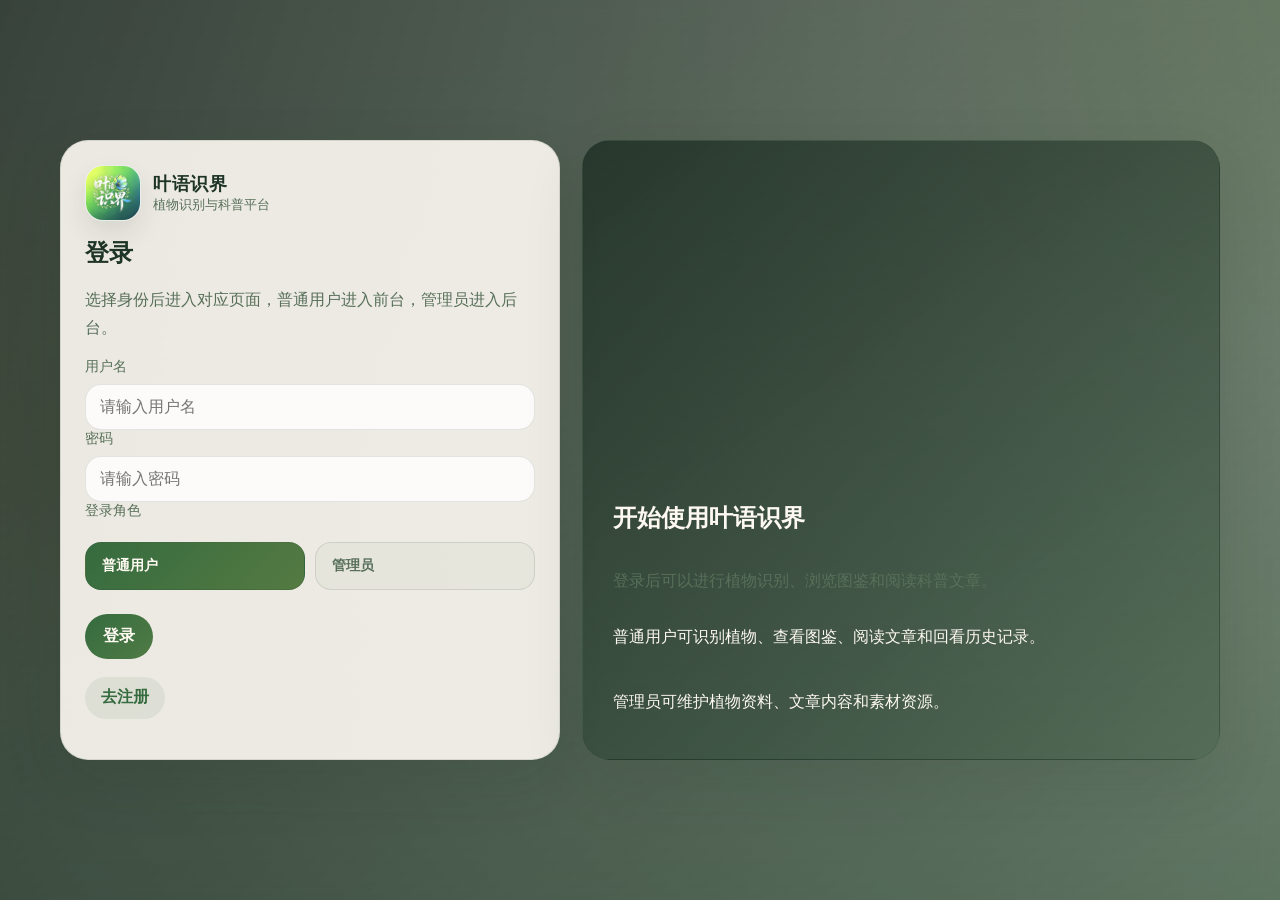
<file: frontend/index.html>
<!doctype html>
<html lang="zh-CN">
  <head>
    <meta charset="UTF-8" />
    <meta name="viewport" content="width=device-width, initial-scale=1.0" />
    <title>叶语识界 | 首页</title>
    <link rel="stylesheet" href="./assets/style.css" />
    <script type="module" src="./assets/public.js"></script>
  </head>
  <body data-page="home" data-base-path="./">
    <header class="site-header" data-site-header></header>
    <main class="page-main">
      <div class="shell">
        <div class="home-stage">
          <section id="home-hero"></section>
          <section id="home-cards"></section>
          <section class="panel home-section-panel">
            <div class="section-heading">
              <div>
                <h2>图鉴精选</h2>
              </div>
              <a class="ghost-button" href="./plants.html">查看完整图鉴</a>
            </div>
            <div id="home-plant-ribbon" class="home-plant-ribbon"></div>
          </section>
          <section class="home-editorial-grid">
            <div id="home-scenes"></div>
            <div id="home-reading"></div>
          </section>
          <section id="home-disclaimer"></section>
        </div>
      </div>
    </main>
    <footer class="site-footer" data-site-footer></footer>
  </body>
</html>
</file>
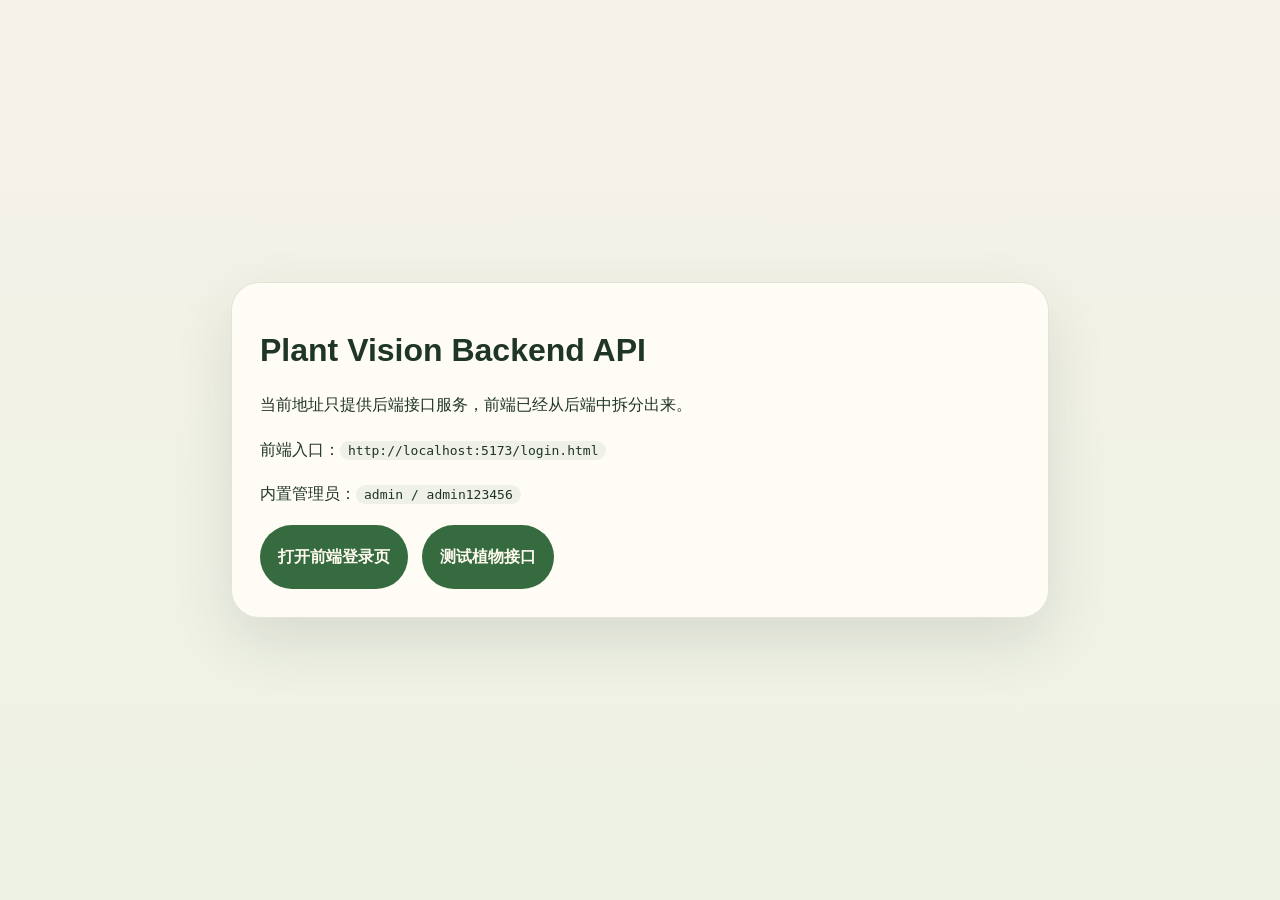
<file: _patchsrc/backend-index.html>
<!doctype html>
<html lang="zh-CN">
  <head>
    <meta charset="UTF-8" />
    <meta name="viewport" content="width=device-width, initial-scale=1.0" />
    <title>Plant Vision API</title>
    <style>
      body {
        margin: 0;
        min-height: 100vh;
        display: grid;
        place-items: center;
        background: linear-gradient(180deg, #f6f2e9, #edf2e4);
        color: #1f3527;
        font-family: "Segoe UI", "Microsoft YaHei", sans-serif;
      }
      main {
        width: min(760px, calc(100% - 28px));
        padding: 28px;
        border: 1px solid rgba(31, 53, 39, 0.12);
        border-radius: 28px;
        background: rgba(255, 252, 246, 0.94);
        box-shadow: 0 22px 60px rgba(31, 53, 39, 0.12);
      }
      a {
        display: inline-flex;
        align-items: center;
        justify-content: center;
        min-height: 44px;
        padding: 10px 18px;
        border-radius: 999px;
        background: #356b3f;
        color: #fff9f0;
        text-decoration: none;
        font-weight: 700;
        margin-right: 10px;
      }
      p {
        line-height: 1.8;
      }
      code {
        padding: 2px 8px;
        border-radius: 999px;
        background: rgba(53, 107, 63, 0.08);
      }
    </style>
  </head>
  <body>
    <main>
      <h1>Plant Vision Backend API</h1>
      <p>当前地址只提供后端接口服务，前端已经从后端中拆分出来。</p>
      <p>前端入口：<code>http://localhost:5173/login.html</code></p>
      <p>内置管理员：<code>admin / admin123456</code></p>
      <div>
        <a href="http://localhost:5173/login.html">打开前端登录页</a>
        <a href="/api/plants">测试植物接口</a>
      </div>
    </main>
  </body>
</html>
</file>
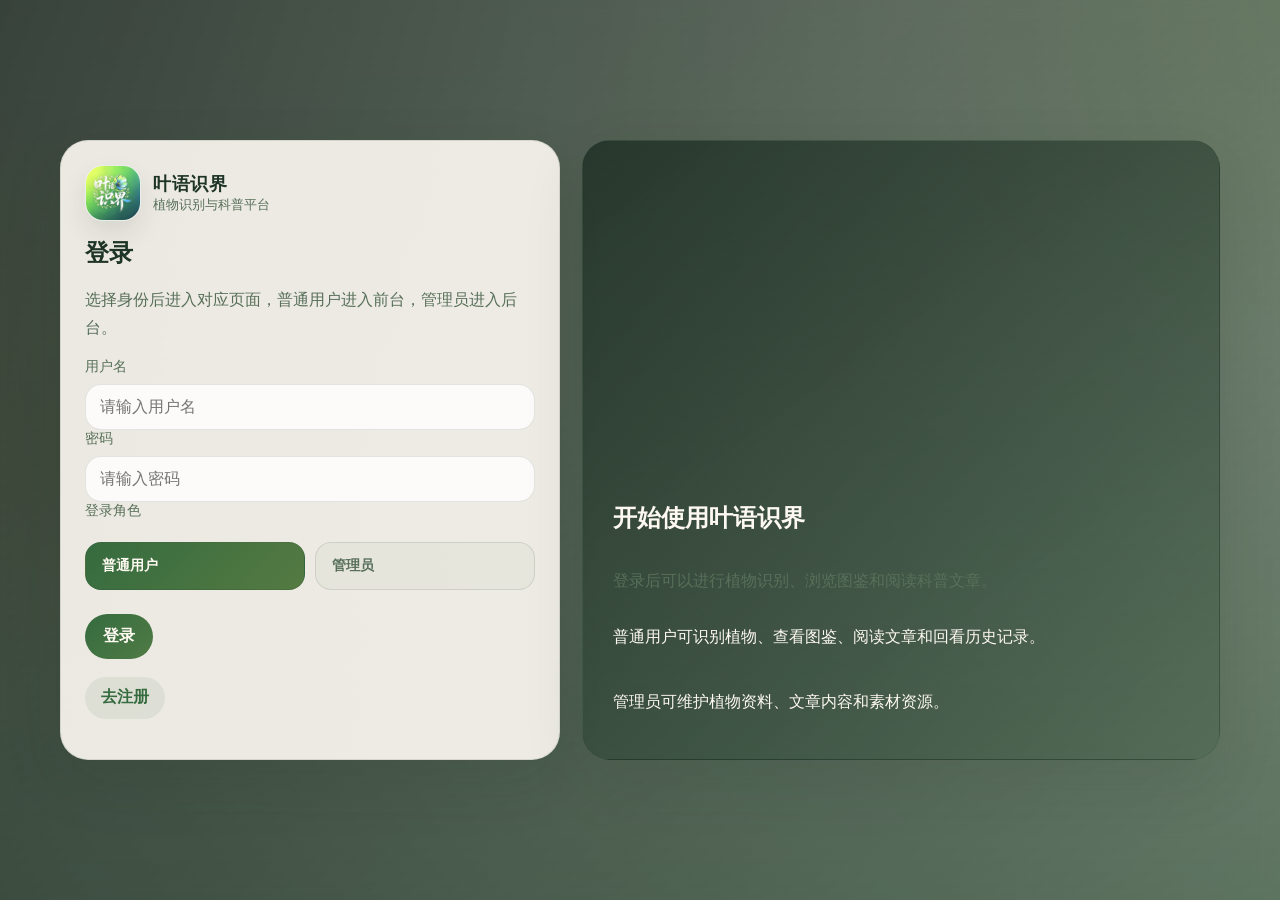
<file: frontend/article.html>
<!doctype html>
<html lang="zh-CN">
  <head>
    <meta charset="UTF-8" />
    <meta name="viewport" content="width=device-width, initial-scale=1.0" />
    <title>叶语识界 | 文章详情</title>
    <link rel="stylesheet" href="./assets/style.css" />
    <script type="module" src="./assets/public.js"></script>
  </head>
  <body data-page="article" data-base-path="./">
    <header class="site-header" data-site-header></header>
    <main class="page-main">
      <div class="shell">
        <div id="article-detail"></div>
      </div>
    </main>
    <footer class="site-footer" data-site-footer></footer>
  </body>
</html>
</file>
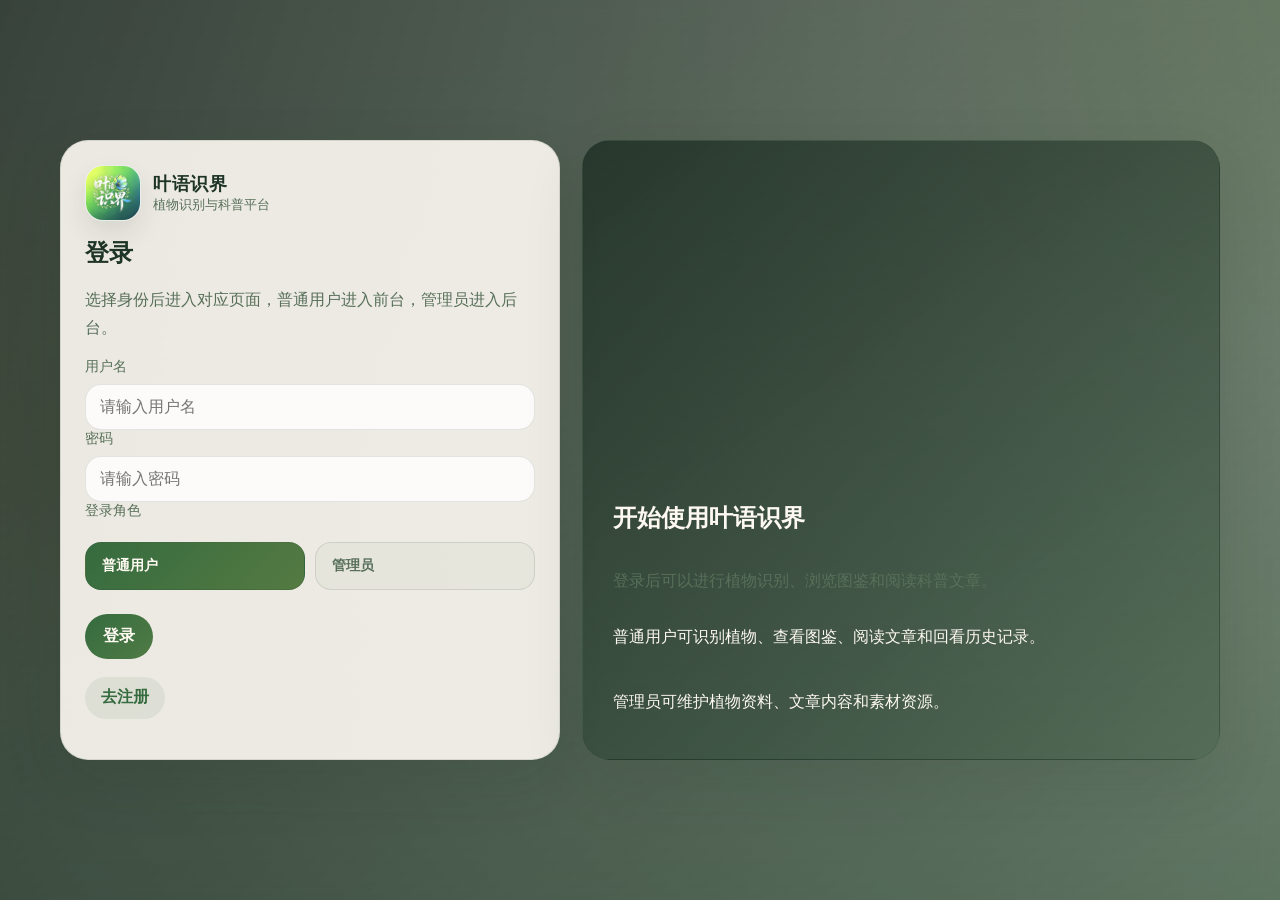
<file: frontend/articles.html>
<!doctype html>
<html lang="zh-CN">
  <head>
    <meta charset="UTF-8" />
    <meta name="viewport" content="width=device-width, initial-scale=1.0" />
    <title>叶语识界 | 科普文章</title>
    <link rel="stylesheet" href="./assets/style.css" />
    <script type="module" src="./assets/public.js"></script>
  </head>
  <body data-page="articles" data-base-path="./">
    <header class="site-header" data-site-header></header>
    <main class="page-main">
      <div class="shell">
        <section class="panel">
          <h1>科普文章</h1>
          <p class="panel-subtitle">阅读植物观察、识别方法和养护知识。</p>
          <div class="search-block">
            <span>搜索文章</span>
            <input id="article-search" type="search" placeholder="输入标题、摘要、来源" />
          </div>
        </section>
        <section id="article-list" class="articles-grid"></section>
      </div>
    </main>
    <footer class="site-footer" data-site-footer></footer>
  </body>
</html>
</file>
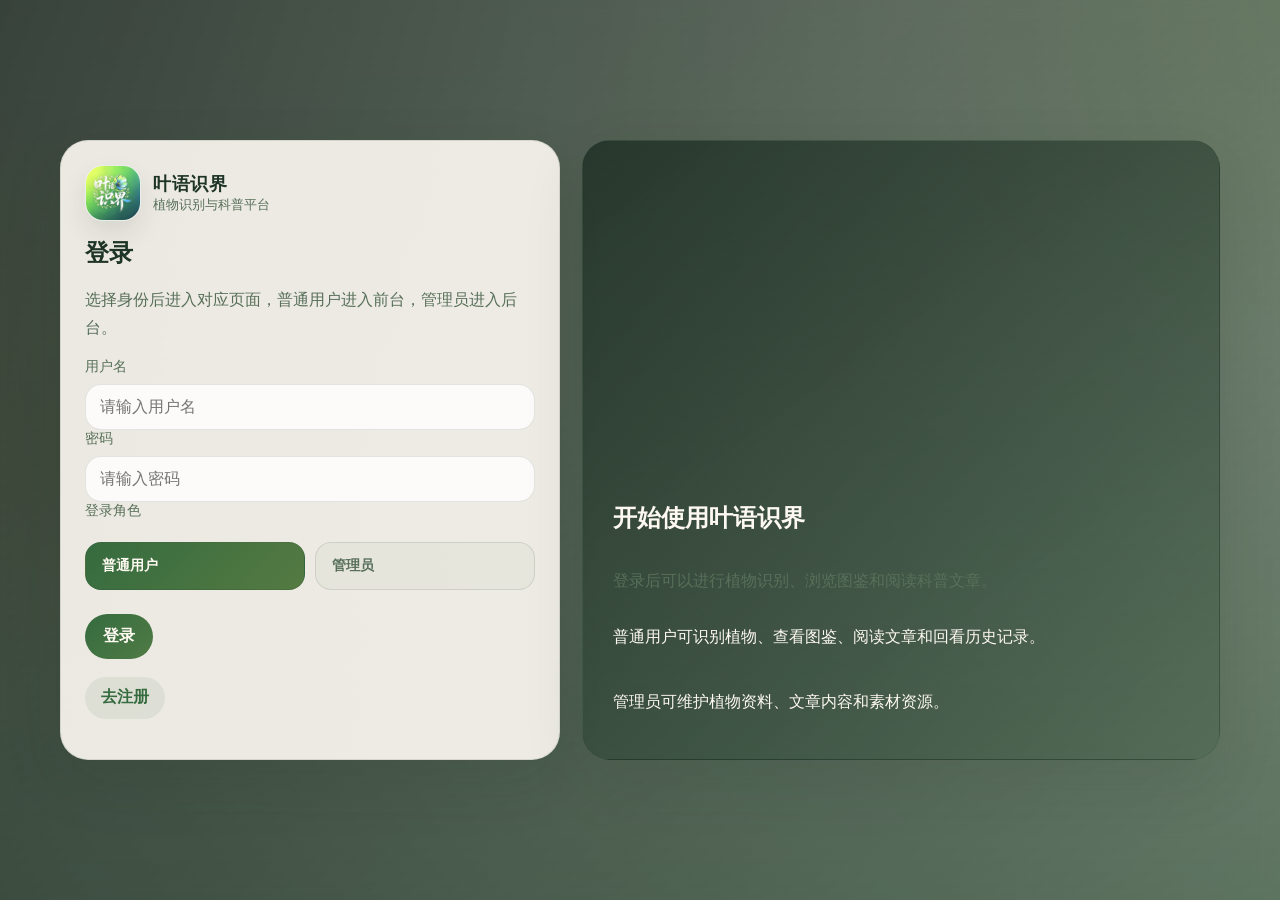
<file: frontend/history.html>
<!doctype html>
<html lang="zh-CN">
  <head>
    <meta charset="UTF-8" />
    <meta name="viewport" content="width=device-width, initial-scale=1.0" />
    <title>叶语识界 | 识别记录</title>
    <link rel="stylesheet" href="./assets/style.css" />
    <script type="module" src="./assets/public.js"></script>
  </head>
  <body data-page="history" data-base-path="./">
    <header class="site-header" data-site-header></header>
    <main class="page-main">
      <div class="shell">
        <section class="panel">
          <h1>识别记录</h1>
          <p class="panel-subtitle">查看最近识别过的植物，点击记录可进入对应图鉴。</p>
        </section>
        <section id="history-list" class="history-grid"></section>
      </div>
    </main>
    <footer class="site-footer" data-site-footer></footer>
  </body>
</html>
</file>
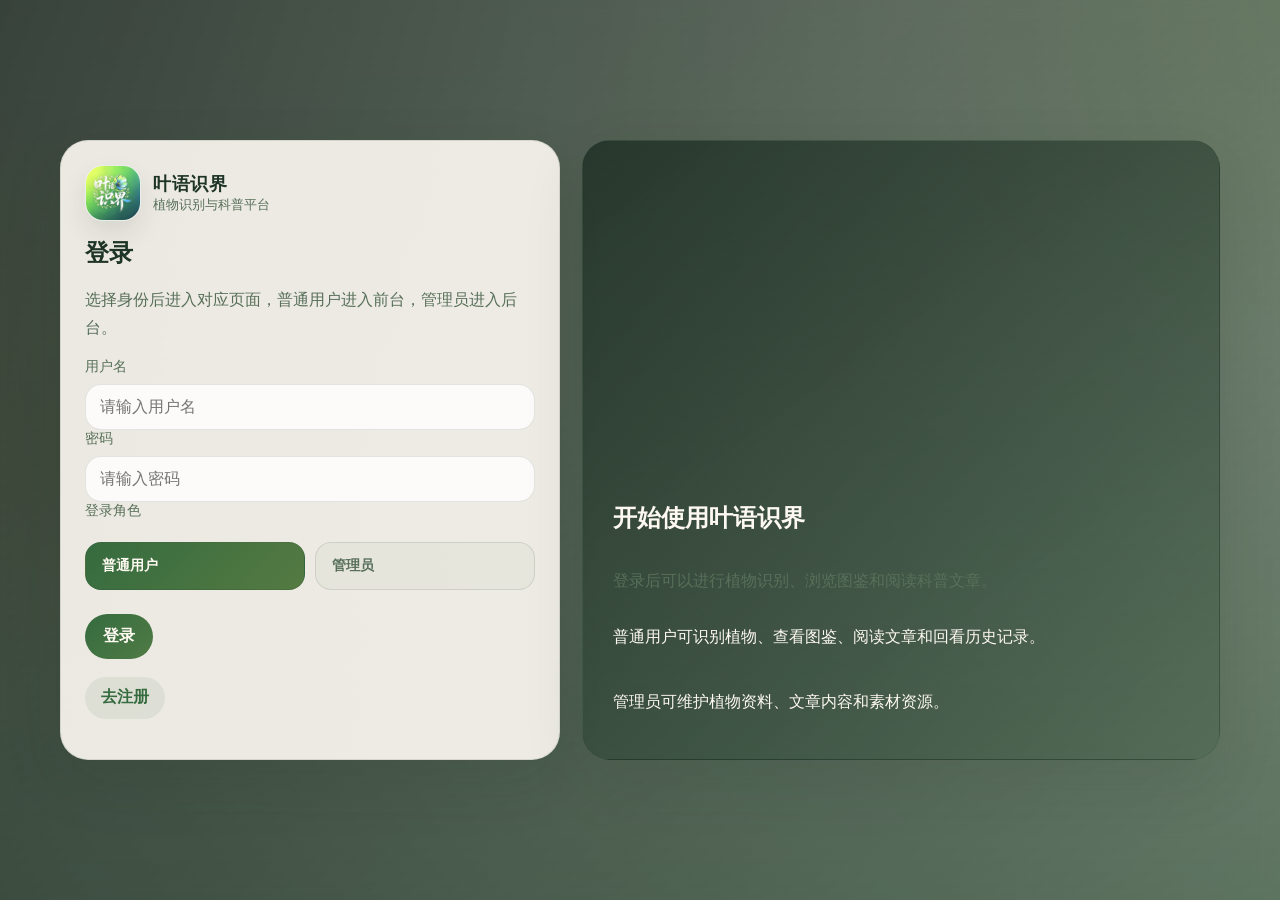
<file: frontend/login.html>
<!doctype html>
<html lang="zh-CN">
  <head>
    <meta charset="UTF-8" />
    <meta name="viewport" content="width=device-width, initial-scale=1.0" />
    <title>叶语识界 | 登录</title>
    <link rel="stylesheet" href="./assets/style.css" />
    <script type="module" src="./assets/auth.js"></script>
  </head>
  <body class="auth-body" data-page="login" data-base-path="./">
    <div class="liquid-bg">
      <video autoplay muted loop playsinline>
        <source src="./assets/auth-liquid-bg.mp4" type="video/mp4" />
      </video>
    </div>
    <div class="liquid-overlay"></div>
    <main class="auth-shell">
      <div class="auth-stage">
        <section class="auth-panel">
          <div class="brand auth-brand">
            <span class="brand-badge">
              <img src="./assets/site-logo.jpg" alt="叶语识界 Logo" />
            </span>
            <span class="brand-copy">
              <strong>叶语识界</strong>
              <small>植物识别与科普平台</small>
            </span>
          </div>
          <h1>登录</h1>
          <p class="panel-subtitle">
            选择身份后进入对应页面，普通用户进入前台，管理员进入后台。
          </p>
          <form>
            <div class="field">
              <span>用户名</span>
              <input name="username" type="text" placeholder="请输入用户名" required />
            </div>
            <div class="field">
              <span>密码</span>
              <input name="password" type="password" placeholder="请输入密码" required />
            </div>
            <div class="field">
              <span>登录角色</span>
              <div class="auth-role-grid">
                <label class="role-choice">
                  <input name="role" type="radio" value="USER" checked />
                  <span>普通用户</span>
                </label>
                <label class="role-choice">
                  <input name="role" type="radio" value="ADMIN" />
                  <span>管理员</span>
                </label>
              </div>
            </div>
            <button class="primary-button" type="submit">登录</button>
          </form>
          <div data-flash></div>
          <div class="auth-links">
            <a class="ghost-button" href="./register.html">去注册</a>
          </div>
        </section>
        <aside class="auth-showcase panel">
          <h2>开始使用叶语识界</h2>
          <p class="panel-subtitle">
            登录后可以进行植物识别、浏览图鉴和阅读科普文章。
          </p>
          <div class="tips-list">
            <p>普通用户可识别植物、查看图鉴、阅读文章和回看历史记录。</p>
            <p>管理员可维护植物资料、文章内容和素材资源。</p>
          </div>
        </aside>
      </div>
    </main>
  </body>
</html>
</file>
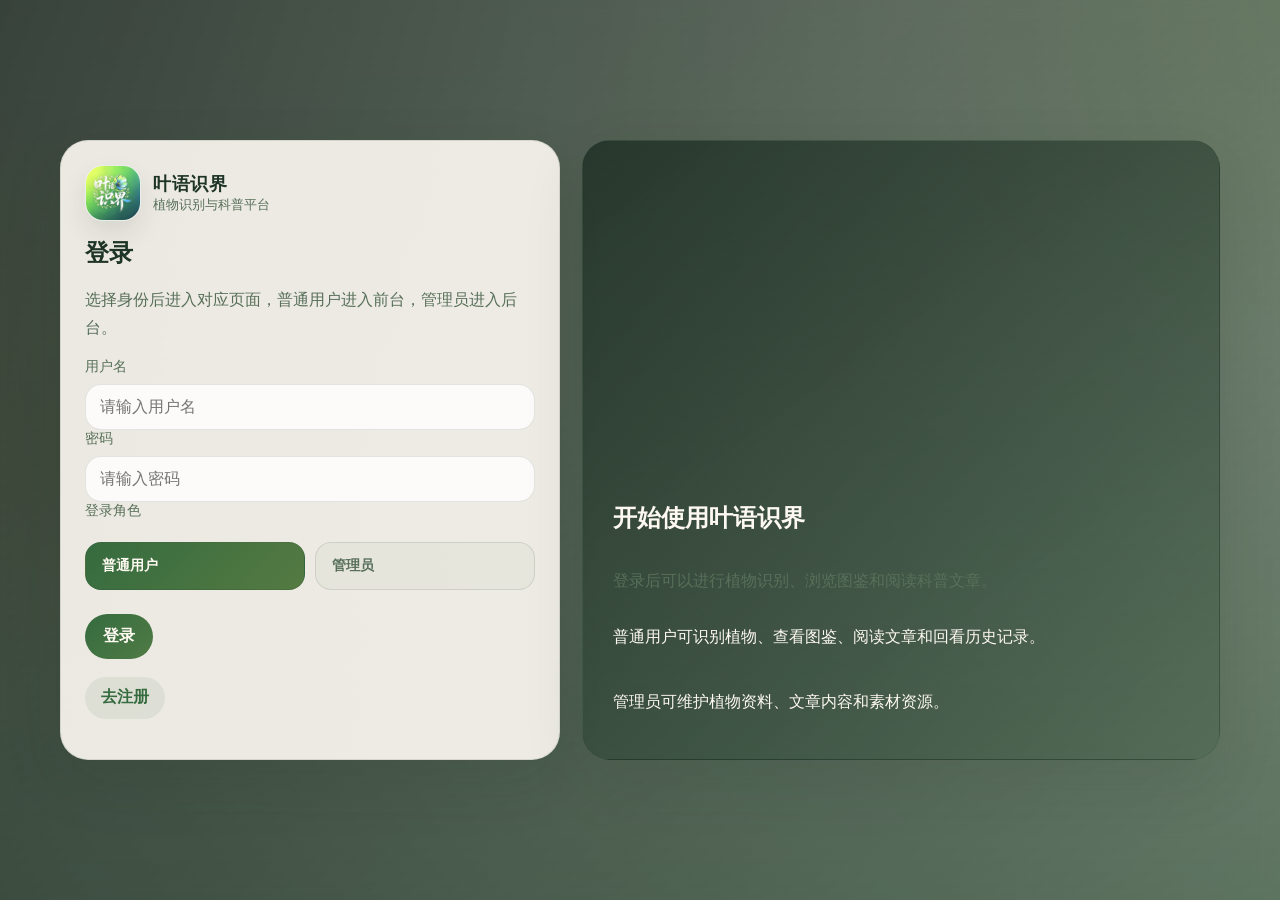
<file: frontend/plants.html>
<!doctype html>
<html lang="zh-CN">
  <head>
    <meta charset="UTF-8" />
    <meta name="viewport" content="width=device-width, initial-scale=1.0" />
    <title>叶语识界 | 植物百科</title>
    <link rel="stylesheet" href="./assets/style.css" />
    <script type="module" src="./assets/public.js"></script>
  </head>
  <body data-page="plants" data-base-path="./">
    <header class="site-header" data-site-header></header>
    <main class="page-main">
      <div class="shell">
        <section class="panel">
          <h1>植物图鉴</h1>
          <p class="panel-subtitle">按名称、场景和养护条件筛选，点击卡片查看详细信息。</p>
          <form id="plant-filters" class="filters-grid">
            <label class="field"><span>搜索</span><input name="search" type="search" placeholder="输入中文名、别名、拉丁名" /></label>
            <label class="field">
              <span>场景</span>
              <select name="scene">
                <option value="">全部场景</option>
              </select>
            </label>
            <label class="field">
              <span>分类</span>
              <select name="category">
                <option value="">全部分类</option>
              </select>
            </label>
            <label class="field">
              <span>难度</span>
              <select name="difficulty">
                <option value="">全部难度</option>
              </select>
            </label>
            <label class="field">
              <span>光照</span>
              <select name="light">
                <option value="">全部光照</option>
              </select>
            </label>
            <label class="field">
              <span>毒性</span>
              <select name="toxicity">
                <option value="">全部毒性</option>
              </select>
            </label>
            <label class="field">
              <span>排序</span>
              <select name="sort">
                <option value="hot">按热度</option>
                <option value="alpha">按名称</option>
              </select>
            </label>
          </form>
          <div class="page-cards">
            <button class="ghost-button" type="reset" form="plant-filters">清空筛选</button>
          </div>
          <div data-flash></div>
        </section>
        <section class="plants-layout">
          <div id="plant-grid" class="articles-grid"></div>
          <aside id="plant-detail"></aside>
        </section>
      </div>
    </main>
    <footer class="site-footer" data-site-footer></footer>
  </body>
</html>
</file>
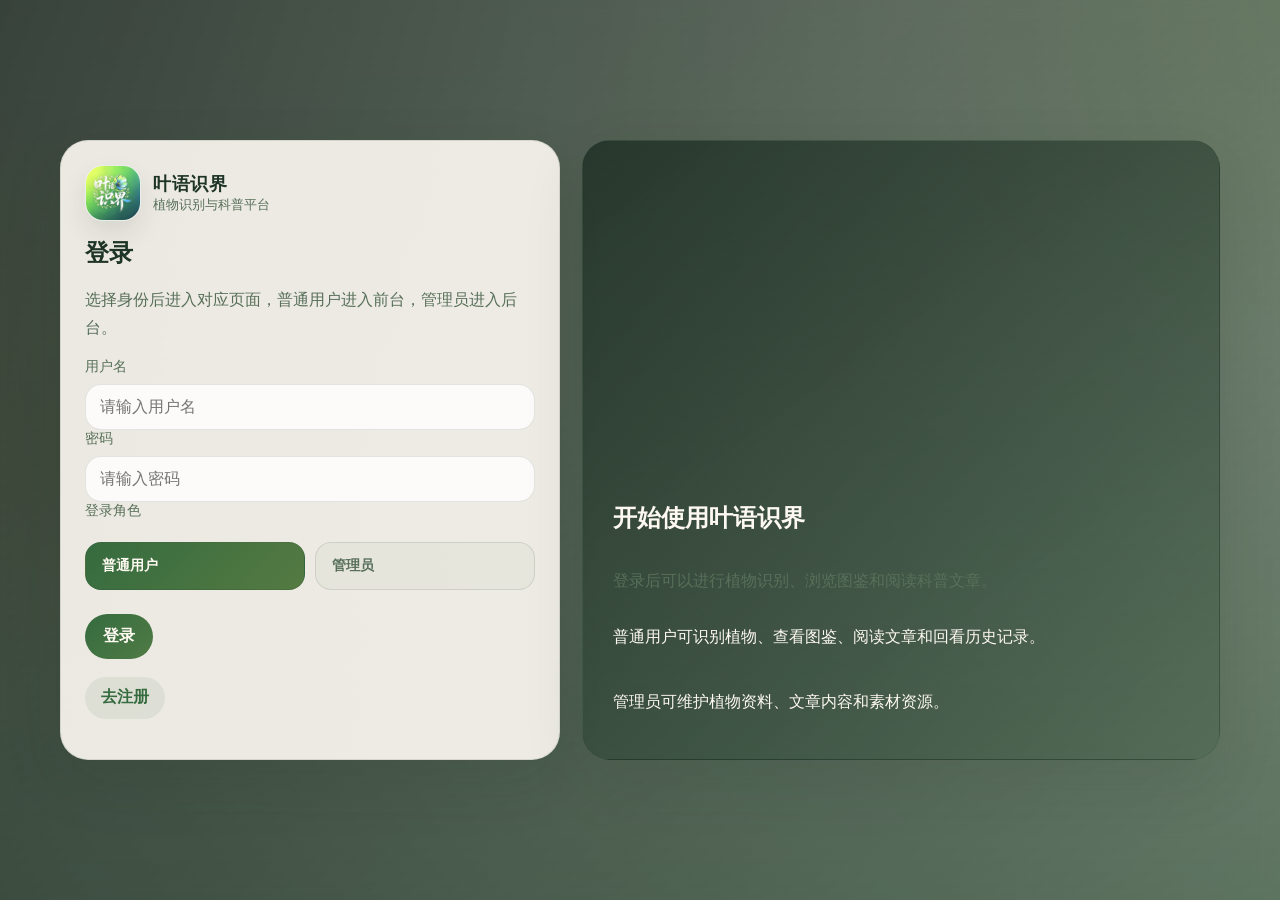
<file: frontend/recognition.html>
<!doctype html>
<html lang="zh-CN">
  <head>
    <meta charset="UTF-8" />
    <meta name="viewport" content="width=device-width, initial-scale=1.0" />
    <title>叶语识界 | 植物识别</title>
    <link rel="stylesheet" href="./assets/style.css" />
    <script type="module" src="./assets/public.js"></script>
  </head>
  <body data-page="recognition" data-base-path="./">
    <header class="site-header" data-site-header></header>
    <main class="page-main">
      <div class="shell recognition-layout">
        <section class="panel">
          <h1>植物识别</h1>
          <p class="panel-subtitle">上传一张清晰照片，系统会给出识别结果并推荐对应图鉴。</p>
          <form id="recognition-form" class="content-grid">
            <div class="field">
              <span>上传植物照片</span>
              <input id="recognition-file" type="file" accept="image/*" required />
            </div>
            <button class="primary-button" type="submit">开始识别</button>
          </form>
          <div data-flash></div>
          <div id="preview" class="panel"></div>
          <div id="result"></div>
        </section>
        <aside id="recognition-tips"></aside>
      </div>
    </main>
    <footer class="site-footer" data-site-footer></footer>
  </body>
</html>
</file>
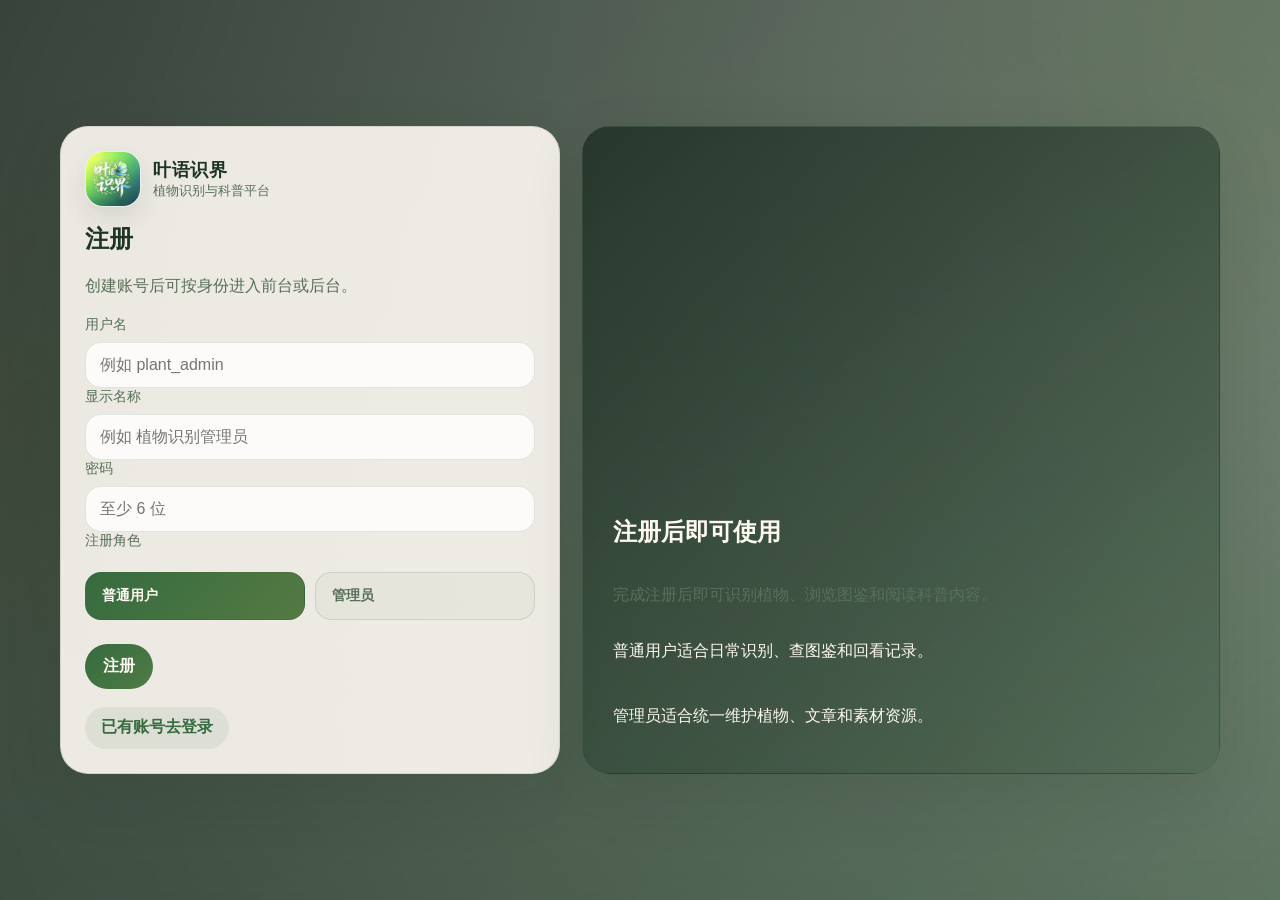
<file: frontend/register.html>
<!doctype html>
<html lang="zh-CN">
  <head>
    <meta charset="UTF-8" />
    <meta name="viewport" content="width=device-width, initial-scale=1.0" />
    <title>叶语识界 | 注册</title>
    <link rel="stylesheet" href="./assets/style.css" />
    <script type="module" src="./assets/auth.js"></script>
  </head>
  <body class="auth-body" data-page="register" data-base-path="./">
    <div class="liquid-bg">
      <video autoplay muted loop playsinline>
        <source src="./assets/auth-liquid-bg.mp4" type="video/mp4" />
      </video>
    </div>
    <div class="liquid-overlay"></div>
    <main class="auth-shell">
      <div class="auth-stage">
        <section class="auth-panel">
          <div class="brand auth-brand">
            <span class="brand-badge">
              <img src="./assets/site-logo.jpg" alt="叶语识界 Logo" />
            </span>
            <span class="brand-copy">
              <strong>叶语识界</strong>
              <small>植物识别与科普平台</small>
            </span>
          </div>
          <h1>注册</h1>
          <p class="panel-subtitle">
            创建账号后可按身份进入前台或后台。
          </p>
          <form>
            <div class="field">
              <span>用户名</span>
              <input name="username" type="text" placeholder="例如 plant_admin" required />
            </div>
            <div class="field">
              <span>显示名称</span>
              <input name="displayName" type="text" placeholder="例如 植物识别管理员" required />
            </div>
            <div class="field">
              <span>密码</span>
              <input name="password" type="password" placeholder="至少 6 位" required />
            </div>
            <div class="field">
              <span>注册角色</span>
              <div class="auth-role-grid">
                <label class="role-choice">
                  <input name="role" type="radio" value="USER" checked />
                  <span>普通用户</span>
                </label>
                <label class="role-choice">
                  <input name="role" type="radio" value="ADMIN" />
                  <span>管理员</span>
                </label>
              </div>
            </div>
            <button class="primary-button" type="submit">注册</button>
          </form>
          <div data-flash></div>
          <div class="auth-links">
            <a class="ghost-button" href="./login.html">已有账号去登录</a>
          </div>
        </section>
        <aside class="auth-showcase panel">
          <h2>注册后即可使用</h2>
          <p class="panel-subtitle">
            完成注册后即可识别植物、浏览图鉴和阅读科普内容。
          </p>
          <div class="tips-list">
            <p>普通用户适合日常识别、查图鉴和回看记录。</p>
            <p>管理员适合统一维护植物、文章和素材资源。</p>
          </div>
        </aside>
      </div>
    </main>
  </body>
</html>
</file>
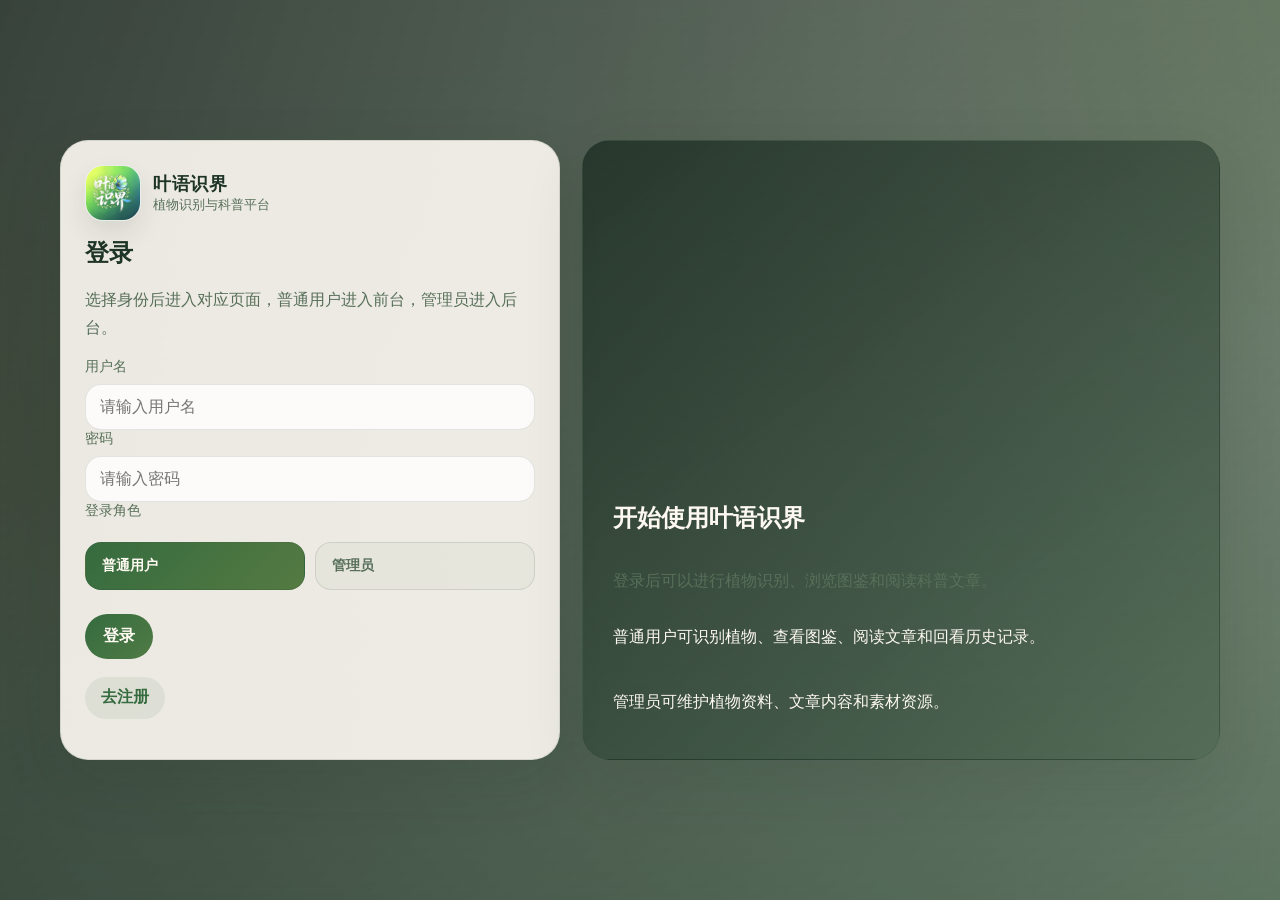
<file: frontend/admin/articles.html>
<!doctype html>
<html lang="zh-CN">
  <head>
    <meta charset="UTF-8" />
    <meta name="viewport" content="width=device-width, initial-scale=1.0" />
    <title>叶语识界后台 | 文章管理</title>
    <link rel="stylesheet" href="../assets/style.css" />
    <script type="module" src="../assets/admin.js"></script>
  </head>
  <body data-page="adminArticles" data-base-path="../">
    <header class="site-header" data-site-header></header>
    <main class="page-main">
      <div class="shell">
        <div class="admin-grid">
          <section class="admin-panel">
            <h1>文章管理</h1>
            <form id="article-form">
              <input type="hidden" name="id" />
              <div class="admin-form-grid">
                <label class="field wide"><span>标题</span><input name="title" required /></label>
                <label class="field wide"><span>摘要</span><textarea name="summary"></textarea></label>
                <label class="field wide"><span>封面 URL</span><input name="coverImageUrl" /></label>
                <label class="field"><span>来源名称</span><input name="sourceName" /></label>
                <label class="field"><span>来源链接</span><input name="sourceUrl" /></label>
                <label class="field">
                  <span>状态</span>
                  <select name="status">
                    <option value="PUBLISHED">已发布</option>
                    <option value="DRAFT">草稿</option>
                  </select>
                </label>
                <label class="field wide"><span>正文</span><textarea name="content"></textarea></label>
              </div>
              <button class="primary-button" type="submit">保存文章</button>
            </form>
            <div data-flash></div>
          </section>
          <aside id="admin-article-list" class="admin-list"></aside>
        </div>
      </div>
    </main>
    <footer class="site-footer" data-site-footer></footer>
  </body>
</html>
</file>
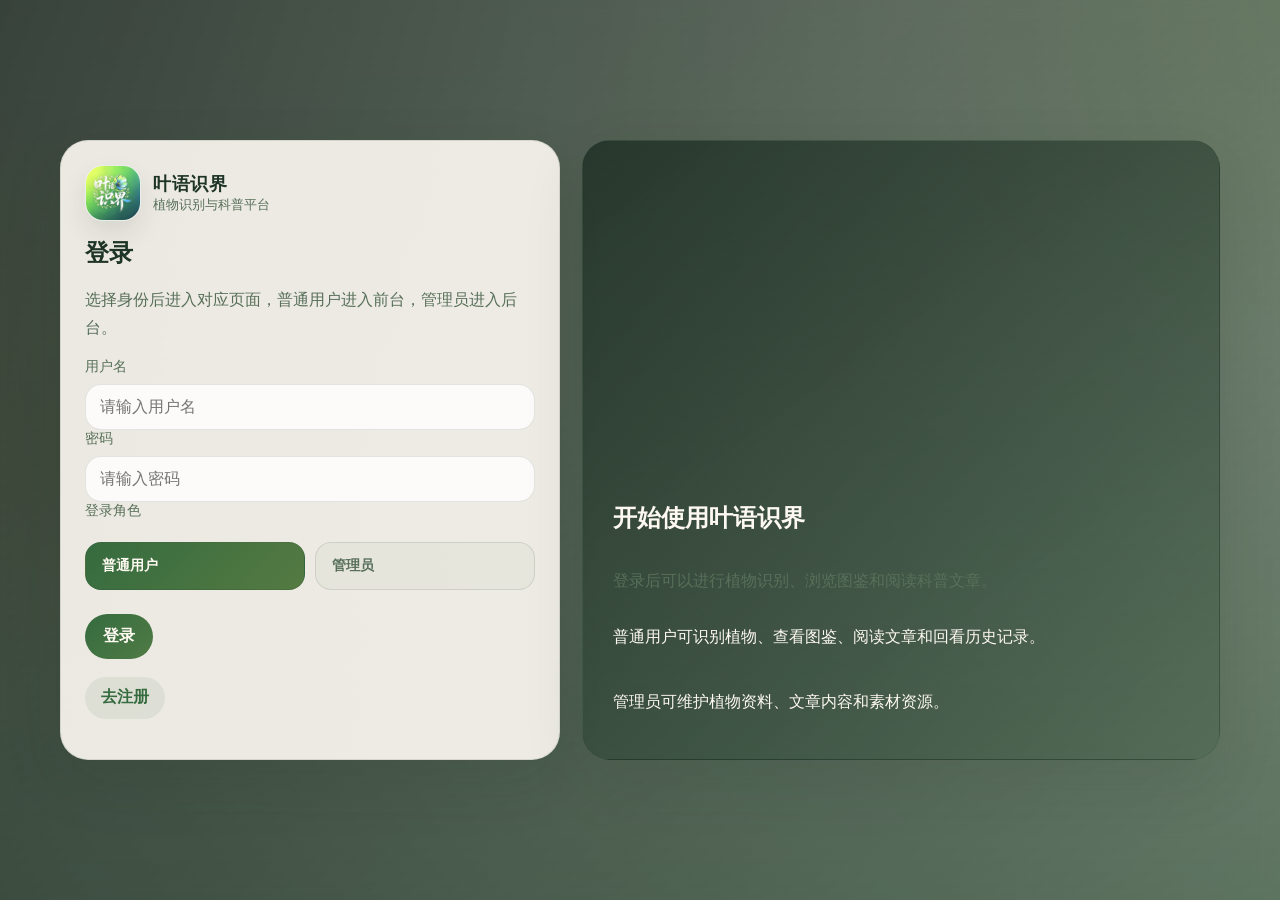
<file: frontend/admin/dashboard.html>
<!doctype html>
<html lang="zh-CN">
  <head>
    <meta charset="UTF-8" />
    <meta name="viewport" content="width=device-width, initial-scale=1.0" />
    <title>叶语识界后台 | 概览</title>
    <link rel="stylesheet" href="../assets/style.css" />
    <script type="module" src="../assets/admin.js"></script>
  </head>
  <body data-page="adminDashboard" data-base-path="../">
    <header class="site-header" data-site-header></header>
    <main class="page-main">
      <div class="shell">
        <section class="panel">
          <h1>独立后台概览</h1>
          <p class="panel-subtitle">后台管理已经从前台站点拆开。下面只显示管理摘要和跳转，不影响普通用户浏览路径。</p>
        </section>
        <section id="admin-stats" class="admin-stats"></section>
      </div>
    </main>
    <footer class="site-footer" data-site-footer></footer>
  </body>
</html>
</file>
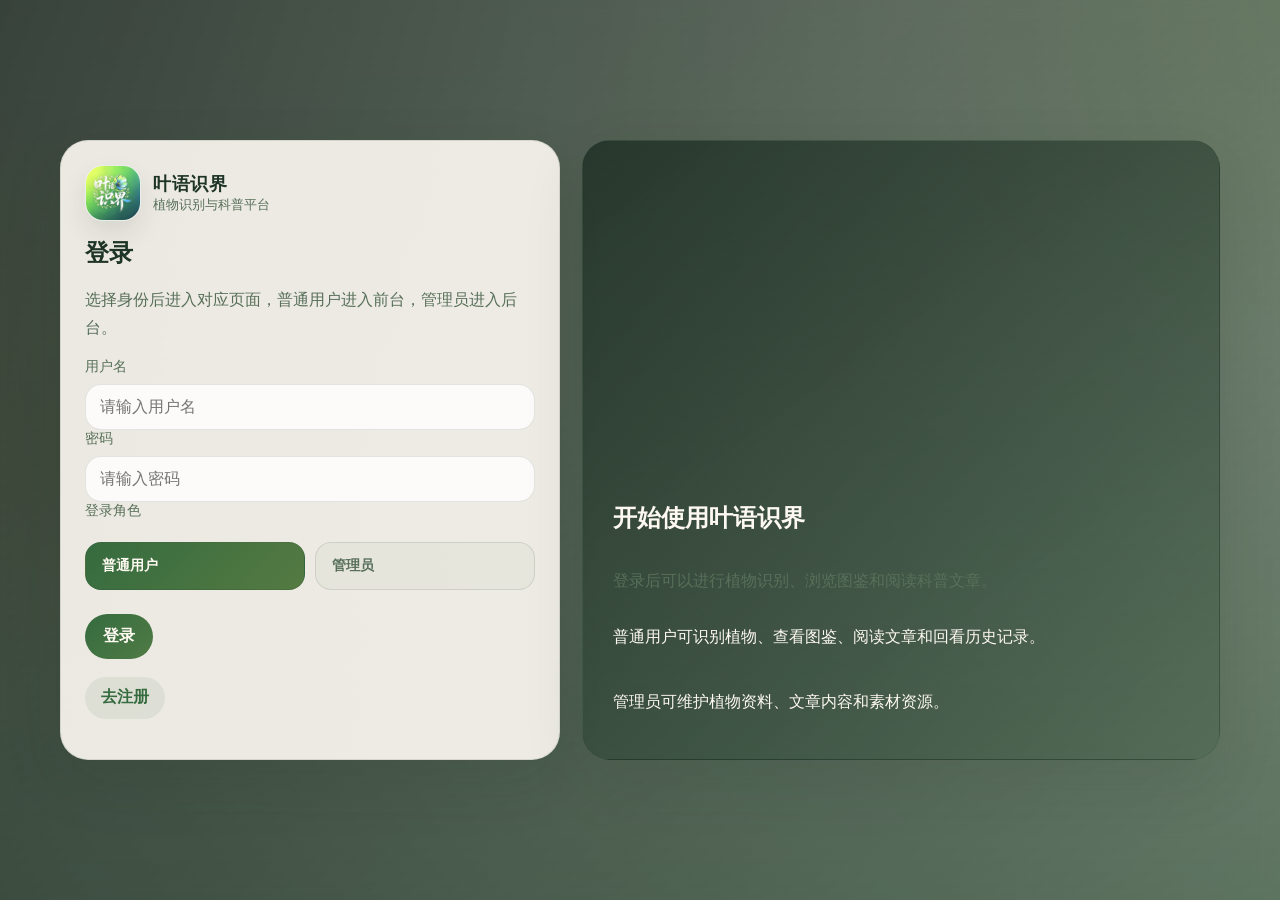
<file: frontend/admin/media.html>
<!doctype html>
<html lang="zh-CN">
  <head>
    <meta charset="UTF-8" />
    <meta name="viewport" content="width=device-width, initial-scale=1.0" />
    <title>叶语识界后台 | 素材管理</title>
    <link rel="stylesheet" href="../assets/style.css" />
    <script type="module" src="../assets/admin.js"></script>
  </head>
  <body data-page="adminMedia" data-base-path="../">
    <header class="site-header" data-site-header></header>
    <main class="page-main">
      <div class="shell">
        <div class="admin-grid">
          <section class="admin-panel">
            <h1>素材管理</h1>
            <form id="media-upload-form">
              <div class="admin-form-grid">
                <label class="field wide"><span>上传文件</span><input name="file" type="file" required /></label>
                <label class="field"><span>素材分类</span><input name="category" /></label>
                <label class="field"><span>替代文本</span><input name="altText" /></label>
              </div>
              <button class="primary-button" type="submit">上传素材</button>
            </form>
            <hr />
            <form id="media-meta-form">
              <input type="hidden" name="id" />
              <div class="admin-form-grid">
                <label class="field"><span>素材分类</span><input name="category" /></label>
                <label class="field"><span>替代文本</span><input name="altText" /></label>
                <label class="field"><span>来源名称</span><input name="sourceName" /></label>
                <label class="field"><span>来源链接</span><input name="sourceUrl" /></label>
                <label class="field"><span>授权名称</span><input name="licenseName" /></label>
                <label class="field"><span>作者</span><input name="creatorName" /></label>
              </div>
              <button class="primary-button" type="submit">保存元数据</button>
            </form>
            <div data-flash></div>
          </section>
          <aside id="admin-media-list" class="admin-list"></aside>
        </div>
      </div>
    </main>
    <footer class="site-footer" data-site-footer></footer>
  </body>
</html>
</file>
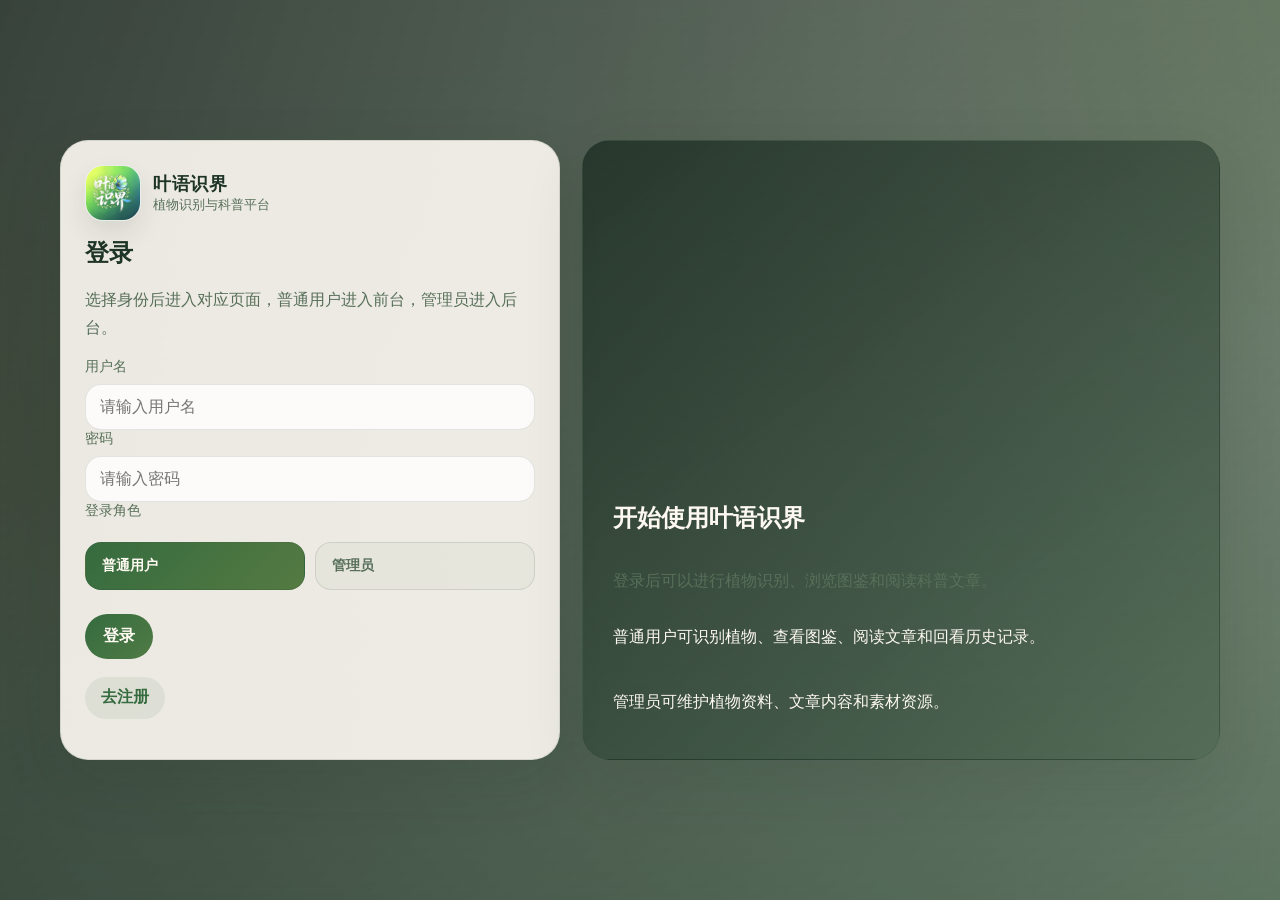
<file: frontend/admin/plants.html>
<!doctype html>
<html lang="zh-CN">
  <head>
    <meta charset="UTF-8" />
    <meta name="viewport" content="width=device-width, initial-scale=1.0" />
    <title>叶语识界后台 | 植物管理</title>
    <link rel="stylesheet" href="../assets/style.css" />
    <script type="module" src="../assets/admin.js"></script>
  </head>
  <body data-page="adminPlants" data-base-path="../">
    <header class="site-header" data-site-header></header>
    <main class="page-main">
      <div class="shell">
        <div class="admin-grid">
          <section class="admin-panel">
            <h1>植物管理</h1>
            <p class="panel-subtitle">这里是独立后台页，不会出现在前台首页。</p>
            <form id="plant-form">
              <input type="hidden" name="id" />
              <div class="admin-form-grid">
                <label class="field"><span>中文名</span><input name="chineseName" required /></label>
                <label class="field"><span>拉丁名</span><input name="latinName" /></label>
                <label class="field"><span>别名</span><input name="aliasName" /></label>
                <label class="field"><span>封面图 URL</span><input name="imageUrl" /></label>
                <label class="field"><span>分类</span><input name="category" /></label>
                <label class="field"><span>场景标签</span><input name="sceneTag" /></label>
                <label class="field"><span>养护难度</span><input name="difficulty" /></label>
                <label class="field"><span>浇水</span><input name="waterCycle" /></label>
                <label class="field"><span>光照</span><input name="lightPreference" /></label>
                <label class="field"><span>温度</span><input name="temperatureRange" /></label>
                <label class="field"><span>花期</span><input name="bloomSeason" /></label>
                <label class="field"><span>毒性</span><input name="toxicityLevel" /></label>
                <label class="field"><span>热度</span><input name="hotScore" type="number" /></label>
                <label class="field"><span>素材 ID</span><input name="galleryAssetIds" /></label>
                <label class="field wide"><span>摘要</span><textarea name="summary"></textarea></label>
                <label class="field wide"><span>识别特征</span><textarea name="featureText"></textarea></label>
                <label class="field wide"><span>养护建议</span><textarea name="careTips"></textarea></label>
                <label class="field wide"><span>科学笔记</span><textarea name="scienceNote"></textarea></label>
                <label class="field"><span>诗题</span><input name="poemTitle" /></label>
                <label class="field"><span>诗作者</span><input name="poemAuthor" /></label>
                <label class="field wide"><span>诗句摘录</span><textarea name="poemExcerpt"></textarea></label>
              </div>
              <button class="primary-button" type="submit">保存植物</button>
            </form>
            <div data-flash></div>
          </section>
          <aside id="admin-plant-list" class="admin-list"></aside>
        </div>
      </div>
    </main>
    <footer class="site-footer" data-site-footer></footer>
  </body>
</html>
</file>
<file: frontend/assets/style.css>
:root {
  --bg: #eef1e6;
  --paper: rgba(255, 250, 243, 0.9);
  --paper-strong: rgba(255, 253, 249, 0.96);
  --line: rgba(37, 62, 40, 0.12);
  --ink: #1e3426;
  --muted: #58705a;
  --brand: #356b3f;
  --brand-2: #d98d3a;
  --brand-soft: rgba(53, 107, 63, 0.08);
  --danger: #a54d27;
  --danger-soft: rgba(165, 77, 39, 0.1);
  --shadow: 0 22px 60px rgba(29, 49, 33, 0.12);
  --radius-xl: 28px;
  --radius-lg: 22px;
  --radius-md: 16px;
  --radius-sm: 12px;
  --maxw: 1260px;
  --font: "Segoe UI", "Microsoft YaHei", sans-serif;
}

* {
  box-sizing: border-box;
}

html {
  scroll-behavior: smooth;
}

body {
  margin: 0;
  color: var(--ink);
  background:
    radial-gradient(circle at top right, rgba(207, 224, 175, 0.5), transparent 24%),
    radial-gradient(circle at left center, rgba(244, 207, 141, 0.35), transparent 26%),
    linear-gradient(180deg, #f5f2e8 0%, #edf2e4 100%);
  font-family: var(--font);
}

a {
  color: inherit;
}

img {
  max-width: 100%;
  display: block;
}

button,
input,
textarea,
select {
  font: inherit;
}

.shell {
  width: min(var(--maxw), calc(100% - 28px));
  margin: 0 auto;
}

.site-header {
  position: sticky;
  top: 0;
  z-index: 20;
  padding-top: 16px;
}

.site-header-bar {
  display: flex;
  align-items: center;
  justify-content: space-between;
  gap: 16px;
  padding: 14px 18px;
  border-radius: 999px;
  border: 1px solid var(--line);
  background: rgba(250, 247, 239, 0.86);
  backdrop-filter: blur(18px);
  box-shadow: var(--shadow);
}

.brand {
  display: inline-flex;
  align-items: center;
  gap: 12px;
  text-decoration: none;
}

.brand-badge {
  width: 56px;
  height: 56px;
  display: grid;
  place-items: center;
  border-radius: 18px;
  overflow: hidden;
  border: 1px solid rgba(53, 107, 63, 0.1);
  background: rgba(255, 255, 255, 0.9);
  box-shadow: 0 12px 24px rgba(29, 49, 33, 0.1);
}

.brand-badge img {
  width: 100%;
  height: 100%;
  object-fit: cover;
}

.brand-copy strong,
.brand-copy small {
  display: block;
}

.brand-copy strong {
  font-size: 18px;
  letter-spacing: 0.04em;
}

.brand-copy small {
  color: var(--muted);
}

.auth-brand {
  margin-bottom: 20px;
}

.nav-links,
.nav-actions,
.filter-row,
.card-actions,
.stat-grid,
.hero-actions,
.page-cards,
.toolbar-row,
.result-actions,
.chips,
.admin-tabs,
.admin-toolbar {
  display: flex;
  flex-wrap: wrap;
  gap: 10px;
}

.nav-links a,
.nav-actions a,
.nav-actions button,
.ghost-button,
.chip-button,
.page-card-link,
.mini-link {
  display: inline-flex;
  align-items: center;
  justify-content: center;
  gap: 8px;
  min-height: 42px;
  padding: 10px 16px;
  border: 0;
  border-radius: 999px;
  background: rgba(53, 107, 63, 0.08);
  color: var(--brand);
  text-decoration: none;
  cursor: pointer;
  font-weight: 700;
}

.nav-links a.is-active,
.admin-tabs a.is-active,
.chip-button.is-active,
.primary-button,
.page-card-link {
  background: linear-gradient(135deg, var(--brand), #507b45);
  color: #fffaf2;
}

.danger-button {
  background: var(--danger-soft);
  color: var(--danger);
}

.primary-button {
  border: 0;
  border-radius: 999px;
  padding: 12px 18px;
  cursor: pointer;
  font-weight: 800;
}

.primary-button:disabled,
.ghost-button:disabled {
  opacity: 0.64;
  cursor: not-allowed;
}

.page-main {
  padding: 26px 0 52px;
}

.hero-grid,
.content-grid,
.plants-layout,
.articles-grid,
.history-grid,
.admin-grid,
.admin-stats,
.home-overview,
.recognition-layout {
  display: grid;
  gap: 18px;
}

.hero-grid,
.recognition-layout {
  grid-template-columns: minmax(0, 1.15fr) minmax(320px, 0.85fr);
}

.home-overview {
  grid-template-columns: repeat(3, minmax(0, 1fr));
}

.page-cards {
  margin-top: 12px;
}

.section,
.panel,
.page-card,
.auth-panel,
.admin-panel,
.article-card,
.plant-card,
.history-card,
.result-panel,
.tip-card,
.stat-card,
.hero-panel,
.detail-panel {
  border: 1px solid var(--line);
  border-radius: var(--radius-xl);
  background: var(--paper);
  box-shadow: var(--shadow);
}

.section,
.panel,
.hero-panel,
.detail-panel,
.auth-panel,
.admin-panel {
  padding: 24px;
}

.panel h1,
.panel h2,
.panel h3,
.hero-panel h1,
.hero-panel h2,
.auth-panel h1 {
  margin-top: 0;
  line-height: 1.04;
}

.panel-subtitle,
.page-intro,
.muted {
  color: var(--muted);
  line-height: 1.75;
}

.stat-grid {
  margin-top: 18px;
}

.stat-card {
  flex: 1 1 0;
  min-width: 140px;
  padding: 18px;
}

.stat-card strong {
  display: block;
  font-size: 30px;
}

.field,
.search-block {
  display: grid;
  gap: 8px;
}

.field span,
.search-block span,
.form-note {
  color: var(--muted);
  font-size: 14px;
}

.field input,
.field textarea,
.field select,
.search-block input {
  width: 100%;
  padding: 13px 14px;
  border-radius: var(--radius-md);
  border: 1px solid var(--line);
  background: rgba(255, 255, 255, 0.82);
  color: var(--ink);
}

.field textarea {
  min-height: 140px;
  resize: vertical;
}

.auth-body {
  min-height: 100vh;
  overflow-x: hidden;
}

.auth-shell {
  position: relative;
  min-height: 100vh;
  display: grid;
  place-items: center;
  padding: 28px 16px;
}

.liquid-bg,
.liquid-overlay {
  position: fixed;
  inset: 0;
}

.liquid-bg video {
  width: 100%;
  height: 100%;
  object-fit: cover;
}

.liquid-overlay {
  background:
    linear-gradient(135deg, rgba(10, 24, 17, 0.74), rgba(53, 107, 63, 0.28)),
    linear-gradient(180deg, rgba(10, 24, 17, 0.26), rgba(10, 24, 17, 0.56));
  backdrop-filter: blur(8px);
}

.auth-stage {
  position: relative;
  z-index: 1;
  width: min(1160px, 100%);
  display: grid;
  grid-template-columns: minmax(0, 500px) minmax(0, 1fr);
  gap: 22px;
}

.auth-panel {
  background: rgba(255, 251, 244, 0.9);
}

.auth-showcase {
  padding: 30px;
  color: #fdf8f0;
  display: flex;
  flex-direction: column;
  justify-content: flex-end;
  min-height: 620px;
  background:
    linear-gradient(145deg, rgba(16, 34, 24, 0.68), rgba(52, 84, 58, 0.35)),
    rgba(255, 255, 255, 0.04);
}

.auth-role-grid {
  display: grid;
  grid-template-columns: repeat(2, minmax(0, 1fr));
  gap: 10px;
  margin-top: 14px;
}

.role-choice {
  position: relative;
}

.role-choice input {
  position: absolute;
  opacity: 0;
  pointer-events: none;
}

.role-choice span {
  display: block;
  padding: 14px 16px;
  border-radius: var(--radius-md);
  border: 1px solid var(--line);
  background: rgba(53, 107, 63, 0.04);
  cursor: pointer;
  font-weight: 700;
}

.role-choice input:checked + span {
  background: linear-gradient(135deg, var(--brand), #557a42);
  color: #fffaf2;
}

.auth-panel form > .primary-button {
  margin-top: 24px;
}

.auth-links {
  display: flex;
  justify-content: flex-start;
  flex-wrap: wrap;
  gap: 12px;
  margin-top: 18px;
}

.flash {
  margin-top: 16px;
  padding: 14px 16px;
  border-radius: var(--radius-md);
  background: rgba(53, 107, 63, 0.12);
  color: var(--brand);
}

.flash.is-error {
  background: var(--danger-soft);
  color: var(--danger);
}

.tip-card {
  display: grid;
  gap: 10px;
  height: 100%;
  padding: 20px;
}

.tip-card h3,
.tip-card p {
  margin: 0;
}

.page-card {
  padding: 22px;
}

.page-card h3 {
  margin-top: 0;
}

.hero-panel h1 {
  font-size: clamp(38px, 5vw, 64px);
}

.hero-panel p {
  max-width: 760px;
}

.quick-list,
.tips-list,
.history-list,
.article-list,
.admin-list,
.candidate-list,
.detail-list {
  display: grid;
  gap: 12px;
}

.plant-card,
.article-card,
.history-card,
.admin-item {
  overflow: hidden;
}

.plant-card button,
.article-card a,
.history-card a,
.admin-item {
  width: 100%;
  border: 0;
  background: transparent;
  padding: 0;
  color: inherit;
  text-align: left;
  text-decoration: none;
}

.plant-card img,
.article-card img,
.history-card img,
.hero-image {
  width: 100%;
  height: 220px;
  object-fit: cover;
}

.card-copy,
.admin-item-copy,
.result-panel,
.detail-panel {
  padding: 18px;
}

.card-copy h3,
.admin-item-copy h3,
.detail-panel h3 {
  margin: 0 0 10px;
}

.detail-panel img {
  border-radius: var(--radius-lg);
  margin-bottom: 16px;
}

.filters-grid,
.admin-form-grid {
  display: grid;
  grid-template-columns: repeat(4, minmax(0, 1fr));
  gap: 12px;
}

.admin-form-grid .field.wide {
  grid-column: 1 / -1;
}

.plants-layout {
  grid-template-columns: minmax(0, 1.2fr) minmax(320px, 0.8fr);
}

.articles-grid,
.history-grid,
.admin-stats {
  grid-template-columns: repeat(3, minmax(0, 1fr));
}

.recognition-drop {
  border: 2px dashed rgba(255, 250, 243, 0.35);
  border-radius: var(--radius-xl);
  padding: 18px;
  min-height: 220px;
  display: grid;
  gap: 12px;
  align-content: start;
}

.recognition-drop img {
  width: 100%;
  height: 260px;
  object-fit: cover;
  border-radius: var(--radius-lg);
}

.score-row {
  display: grid;
  gap: 6px;
}

.score-row strong {
  display: flex;
  justify-content: space-between;
  gap: 12px;
}

.score-track {
  height: 10px;
  border-radius: 999px;
  background: rgba(53, 107, 63, 0.12);
  overflow: hidden;
}

.score-track span {
  display: block;
  height: 100%;
  border-radius: inherit;
  background: linear-gradient(135deg, var(--brand), var(--brand-2));
}

.tag-list {
  display: flex;
  flex-wrap: wrap;
  gap: 8px;
  margin-top: 14px;
}

.tag-list span {
  padding: 8px 12px;
  border-radius: 999px;
  background: rgba(53, 107, 63, 0.08);
  color: var(--brand);
}

.admin-tabs {
  margin-bottom: 18px;
}

.admin-grid {
  grid-template-columns: minmax(0, 1.08fr) minmax(0, 0.92fr);
}

.admin-list {
  max-height: 820px;
  overflow: auto;
}

.admin-item {
  padding: 16px;
  border: 1px solid var(--line);
  border-radius: var(--radius-md);
  background: rgba(255, 255, 255, 0.66);
}

.admin-item-head {
  display: flex;
  justify-content: space-between;
  gap: 12px;
  align-items: center;
}

.admin-item-actions {
  display: flex;
  flex-wrap: wrap;
  gap: 8px;
  margin-top: 12px;
}

.admin-media-item {
  display: grid;
  grid-template-columns: 86px minmax(0, 1fr);
  gap: 14px;
  align-items: center;
}

.admin-media-item img {
  width: 86px;
  height: 86px;
  object-fit: cover;
  border-radius: var(--radius-md);
}

.empty-state {
  padding: 18px;
  border-radius: var(--radius-md);
  background: rgba(53, 107, 63, 0.05);
  color: var(--muted);
}

.home-stage {
  display: grid;
  gap: 20px;
}

.home-hero-shell {
  display: grid;
  grid-template-columns: minmax(0, 1.18fr) minmax(320px, 0.82fr);
  gap: 18px;
}

.home-hero-spotlight,
.home-hero-side,
.home-feature-grid,
.home-editorial-grid,
.home-reading-list,
.home-scene-list,
.article-highlight-row,
.article-outline-list,
.article-next-list {
  display: grid;
  gap: 16px;
}

.home-hero-spotlight {
  position: relative;
  overflow: hidden;
  border: 1px solid var(--line);
  border-radius: calc(var(--radius-xl) + 8px);
  background: rgba(255, 249, 242, 0.86);
  box-shadow: var(--shadow);
}

.home-hero-media {
  position: absolute;
  inset: 0;
}

.home-hero-media::after {
  content: "";
  position: absolute;
  inset: 0;
  background:
    linear-gradient(90deg, rgba(20, 32, 23, 0.8) 0%, rgba(20, 32, 23, 0.52) 42%, rgba(20, 32, 23, 0.16) 100%),
    linear-gradient(180deg, rgba(20, 32, 23, 0.12) 0%, rgba(20, 32, 23, 0.5) 100%);
}

.home-hero-media img {
  width: 100%;
  height: 100%;
  object-fit: cover;
}

.home-hero-copy {
  position: relative;
  z-index: 1;
  display: grid;
  gap: 16px;
  align-content: end;
  min-height: 620px;
  padding: 34px;
  color: #fffaf2;
}

.home-hero-copy .panel-subtitle,
.home-hero-copy .muted {
  color: rgba(255, 250, 242, 0.84);
}

.editorial-stats .stat-card {
  background: rgba(255, 250, 243, 0.12);
  border: 1px solid rgba(255, 250, 243, 0.16);
  backdrop-filter: blur(12px);
}

.editorial-stats .stat-card strong,
.editorial-stats .stat-card span {
  color: #fffaf2;
}

.home-hero-side {
  align-content: start;
}

.home-side-card,
.home-section-panel {
  background: rgba(255, 251, 246, 0.84);
}

.home-side-card {
  padding: 20px;
  border-radius: var(--radius-xl);
  border: 1px solid var(--line);
  box-shadow: var(--shadow);
}

.home-side-feature,
.home-side-article {
  display: grid;
  gap: 14px;
  text-decoration: none;
}

.home-side-feature img,
.home-side-article img {
  width: 100%;
  height: 220px;
  object-fit: cover;
  border-radius: var(--radius-lg);
}

.home-feature-grid {
  grid-template-columns: repeat(3, minmax(0, 1fr));
}

.home-feature-grid .visual-card {
  padding: 24px;
  background:
    radial-gradient(circle at top right, rgba(217, 141, 58, 0.14), transparent 30%),
    rgba(255, 251, 246, 0.88);
}

.section-heading {
  display: flex;
  align-items: end;
  justify-content: space-between;
  gap: 12px;
  margin-bottom: 18px;
}

.section-heading h2 {
  margin: 8px 0 0;
}

.home-plant-ribbon {
  display: grid;
  grid-template-columns: repeat(3, minmax(0, 1fr));
  gap: 14px;
}

.home-ribbon-card {
  overflow: hidden;
  border-radius: var(--radius-lg);
  text-decoration: none;
  background: rgba(255, 255, 255, 0.72);
  border: 1px solid rgba(53, 107, 63, 0.08);
}

.home-ribbon-card img {
  width: 100%;
  height: 196px;
  object-fit: cover;
}

.home-ribbon-copy {
  padding: 16px;
  display: grid;
  gap: 8px;
}

.home-ribbon-copy p {
  margin: 0;
}

.home-editorial-grid {
  grid-template-columns: minmax(0, 0.88fr) minmax(0, 1.12fr);
  align-items: stretch;
}

.home-editorial-grid > * {
  height: 100%;
  display: grid;
}

.home-editorial-grid > * > .home-section-panel {
  height: 100%;
  display: grid;
  grid-template-rows: auto 1fr;
  align-self: stretch;
}

.home-scene-list {
  grid-template-columns: 1fr;
  align-content: start;
}

.home-scene-card {
  display: grid;
  grid-template-columns: 128px minmax(0, 1fr);
  gap: 14px;
  text-decoration: none;
  align-items: center;
  padding: 10px;
  border-radius: var(--radius-lg);
  background: rgba(255, 255, 255, 0.72);
}

.home-scene-card img {
  width: 128px;
  height: 120px;
  object-fit: cover;
  border-radius: 18px;
}

.home-reading-main {
  display: grid;
  grid-template-columns: minmax(220px, 0.9fr) minmax(0, 1.1fr);
  gap: 16px;
  text-decoration: none;
  align-items: stretch;
  padding: 12px;
  border-radius: calc(var(--radius-lg) + 2px);
  background:
    linear-gradient(145deg, rgba(53, 107, 63, 0.08), rgba(217, 141, 58, 0.08)),
    rgba(255, 255, 255, 0.76);
}

.home-reading-main img {
  width: 100%;
  height: 260px;
  object-fit: cover;
  border-radius: var(--radius-lg);
}

.home-reading-copy {
  display: grid;
  gap: 12px;
  align-content: center;
}

.home-reading-lead,
.home-reading-list {
  align-content: start;
}

.home-reading-copy h3 {
  margin: 0;
  font-size: clamp(24px, 3vw, 36px);
}

.home-reading-item {
  display: grid;
  gap: 8px;
  text-decoration: none;
  padding: 16px 0;
  border-top: 1px solid rgba(53, 107, 63, 0.1);
}

.home-reading-item:first-child {
  border-top: 0;
  padding-top: 0;
}

.visual-card {
  overflow: hidden;
  padding: 0;
  display: grid;
  min-height: 100%;
}

.visual-card-media {
  position: relative;
  min-height: 220px;
  background: linear-gradient(160deg, rgba(53, 107, 63, 0.14), rgba(217, 141, 58, 0.12));
}

.visual-card-media img {
  width: 100%;
  height: 100%;
  min-height: 220px;
  object-fit: cover;
}

.visual-card-copy {
  padding: 22px;
  display: grid;
  gap: 12px;
}

.eyebrow {
  display: inline-flex;
  width: fit-content;
  padding: 8px 12px;
  border-radius: 999px;
  background: rgba(53, 107, 63, 0.08);
  color: var(--brand);
  font-size: 12px;
  font-weight: 800;
  letter-spacing: 0.08em;
  text-transform: uppercase;
}

.mini-note {
  margin: 0;
  color: var(--muted);
}

.visual-card-stack {
  display: grid;
  grid-template-columns: repeat(3, minmax(0, 1fr));
  gap: 8px;
  padding: 12px;
  height: 100%;
}

.stack-thumb {
  position: relative;
  overflow: hidden;
  border-radius: 18px;
  min-height: 220px;
  text-decoration: none;
}

.stack-thumb img {
  width: 100%;
  height: 100%;
  object-fit: cover;
}

.stack-thumb span {
  position: absolute;
  left: 10px;
  right: 10px;
  bottom: 10px;
  padding: 8px 10px;
  border-radius: 999px;
  background: rgba(19, 29, 22, 0.62);
  color: #fffaf2;
  font-size: 12px;
  text-align: center;
}

.site-footer {
  padding: 0 0 36px;
  color: var(--muted);
}

.site-footer p {
  margin: 0;
  text-align: center;
}

.plant-card,
.article-card,
.history-card,
.page-card,
.admin-item,
.detail-panel,
.panel {
  transition: transform 180ms ease, box-shadow 180ms ease, border-color 180ms ease;
}

.plant-card:hover,
.article-card:hover,
.history-card:hover,
.page-card:hover,
.admin-item:hover {
  transform: translateY(-3px);
  box-shadow: 0 24px 54px rgba(29, 49, 33, 0.16);
}

.plant-card.is-selected,
.admin-item.is-active {
  border-color: rgba(53, 107, 63, 0.28);
  box-shadow: 0 26px 60px rgba(53, 107, 63, 0.18);
}

.detail-gallery {
  display: grid;
  grid-template-columns: repeat(3, minmax(0, 1fr));
  gap: 10px;
  margin: 0 0 18px;
}

.detail-gallery img {
  width: 100%;
  height: 96px;
  object-fit: cover;
  border-radius: var(--radius-md);
}

.fact-grid {
  display: grid;
  grid-template-columns: repeat(2, minmax(0, 1fr));
  gap: 10px;
  margin: 18px 0;
}

.fact-item {
  padding: 14px;
  border-radius: var(--radius-md);
  background: rgba(53, 107, 63, 0.06);
  border: 1px solid rgba(53, 107, 63, 0.08);
}

.fact-item span,
.fact-item strong {
  display: block;
}

.fact-item span {
  color: var(--muted);
  font-size: 13px;
  margin-bottom: 4px;
}

.plant-video-panel {
  margin: 20px 0;
  padding: 18px;
  border-radius: calc(var(--radius-lg) + 4px);
  border: 1px solid rgba(53, 107, 63, 0.1);
  background:
    radial-gradient(circle at top right, rgba(210, 226, 186, 0.28), transparent 32%),
    linear-gradient(145deg, rgba(248, 250, 243, 0.96), rgba(255, 251, 245, 0.94));
}

.plant-video-head {
  display: flex;
  align-items: flex-start;
  justify-content: space-between;
  gap: 12px;
  margin-bottom: 14px;
}

.plant-video-head h4 {
  margin: 8px 0 0;
  font-size: 22px;
}

.plant-video-card {
  display: grid;
  grid-template-columns: minmax(220px, 0.92fr) minmax(0, 1.08fr);
  gap: 18px;
  align-items: stretch;
}

.plant-video-poster {
  position: relative;
  display: block;
  overflow: hidden;
  min-height: 220px;
  border-radius: calc(var(--radius-lg) + 2px);
  text-decoration: none;
  background:
    radial-gradient(circle at top, rgba(214, 228, 196, 0.2), transparent 42%),
    linear-gradient(180deg, rgba(255, 255, 255, 0.96), rgba(243, 239, 229, 0.92));
}

.plant-video-poster img {
  width: 100%;
  height: 100%;
  min-height: 220px;
  object-fit: contain;
  object-position: center center;
  padding: 16px;
}

.plant-video-play {
  position: absolute;
  left: 18px;
  bottom: 18px;
  display: inline-flex;
  align-items: center;
  min-height: 42px;
  padding: 10px 16px;
  border-radius: 999px;
  background: rgba(22, 37, 26, 0.82);
  color: #fffaf2;
  font-weight: 800;
  letter-spacing: 0.04em;
}

.plant-video-copy {
  display: grid;
  gap: 14px;
  align-content: center;
}

.plant-video-copy strong {
  font-size: 20px;
  line-height: 1.4;
}

.plant-video-copy p {
  margin: 0;
}

.plant-video-actions {
  display: flex;
  flex-wrap: wrap;
  gap: 10px;
}

@media (max-width: 820px) {
  .plant-video-head,
  .plant-video-card {
    grid-template-columns: 1fr;
  }

  .plant-video-head {
    display: grid;
  }

  .plant-video-poster,
  .plant-video-poster img {
    min-height: 180px;
  }
}

.compact-tags {
  margin-top: 8px;
}

.compact-tags span {
  padding: 6px 10px;
  font-size: 13px;
}

.article-feature {
  position: relative;
  display: grid;
  grid-template-columns: minmax(0, 1.04fr) minmax(320px, 0.96fr);
  gap: 18px;
  margin-bottom: 18px;
  padding: 18px;
  border-radius: calc(var(--radius-xl) + 8px);
  border: 1px solid var(--line);
  background: rgba(255, 251, 246, 0.76);
  box-shadow: var(--shadow);
}

.article-feature-media img {
  width: 100%;
  height: 100%;
  min-height: 460px;
  object-fit: cover;
  border-radius: calc(var(--radius-lg) + 4px);
}

.article-feature-copy {
  display: grid;
  gap: 16px;
  align-content: center;
}

.article-feature-copy h1 {
  margin: 0;
  font-size: clamp(34px, 4.4vw, 60px);
  line-height: 1.04;
}

.article-feature-summary {
  max-width: 52ch;
}

.article-highlight-row {
  grid-template-columns: repeat(3, minmax(0, 1fr));
}

.article-highlight-card {
  padding: 16px;
  border-radius: var(--radius-lg);
  background: rgba(53, 107, 63, 0.06);
  border: 1px solid rgba(53, 107, 63, 0.08);
}

.article-highlight-card strong {
  display: block;
  margin-bottom: 8px;
}

.article-highlight-card p {
  margin: 0;
  color: var(--muted);
  line-height: 1.7;
}

.article-story-layout {
  display: grid;
  grid-template-columns: minmax(0, 1.08fr) minmax(300px, 0.92fr);
  gap: 18px;
}

.article-layout {
  display: grid;
  grid-template-columns: minmax(0, 1.2fr) minmax(300px, 0.8fr);
  gap: 18px;
}

.article-reading-panel {
  overflow: hidden;
  padding: 30px;
}

.article-hero-image {
  border-radius: var(--radius-lg);
  margin-bottom: 18px;
}

.article-meta-bar {
  display: flex;
  flex-wrap: wrap;
  gap: 10px;
  margin-bottom: 16px;
}

.article-body p {
  margin: 0;
}

.article-lead {
  margin: 0 0 24px;
  font-size: clamp(22px, 2.6vw, 30px);
  line-height: 1.62;
  color: #24402e;
}

.article-lead::first-letter {
  float: left;
  margin-right: 10px;
  font-size: 62px;
  line-height: 0.92;
  font-weight: 800;
  color: var(--brand);
}

.article-side-rail {
  display: grid;
  gap: 18px;
  align-content: start;
}

.article-outline-item,
.article-next-card {
  padding: 12px 0;
  border-top: 1px solid rgba(53, 107, 63, 0.1);
}

.article-outline-item:first-child,
.article-next-card:first-child {
  border-top: 0;
  padding-top: 0;
}

.article-outline-item p {
  margin: 6px 0 0;
}

.article-related-list {
  display: grid;
  gap: 12px;
}

.article-related-card {
  display: grid;
  grid-template-columns: 88px minmax(0, 1fr);
  gap: 12px;
  align-items: center;
  text-decoration: none;
  padding: 10px;
  border-radius: var(--radius-md);
  background: rgba(255, 255, 255, 0.7);
  border: 1px solid rgba(53, 107, 63, 0.08);
}

.article-related-card img {
  width: 88px;
  height: 88px;
  object-fit: cover;
  border-radius: var(--radius-md);
}

.article-next-card {
  display: grid;
  grid-template-columns: 92px minmax(0, 1fr);
  gap: 12px;
  align-items: center;
  text-decoration: none;
}

.article-next-card img {
  width: 92px;
  height: 92px;
  object-fit: cover;
  border-radius: var(--radius-md);
}

.article-bottom-actions {
  display: flex;
  flex-wrap: wrap;
  gap: 10px;
  margin-top: 28px;
}

.admin-form-tools {
  display: grid;
  gap: 16px;
  margin-top: 18px;
}

.admin-preview-card,
.admin-reference-card {
  padding: 18px;
  border-radius: var(--radius-lg);
  border: 1px solid var(--line);
  background: rgba(255, 255, 255, 0.7);
}

.admin-preview-head,
.admin-reference-head {
  display: flex;
  align-items: flex-start;
  justify-content: space-between;
  gap: 12px;
  margin-bottom: 14px;
}

.admin-preview-head h3,
.admin-reference-head h3 {
  margin: 6px 0 0;
}

.admin-preview-image {
  width: 100%;
  max-height: 260px;
  object-fit: cover;
  border-radius: var(--radius-lg);
  margin-bottom: 14px;
}

.media-reference-grid {
  display: grid;
  grid-template-columns: repeat(4, minmax(0, 1fr));
  gap: 10px;
}

.reference-thumb {
  border: 0;
  padding: 0;
  background: transparent;
  cursor: pointer;
  text-align: left;
  overflow: hidden;
  border-radius: var(--radius-md);
  box-shadow: inset 0 0 0 1px rgba(53, 107, 63, 0.08);
}

.reference-thumb img {
  width: 100%;
  height: 96px;
  object-fit: cover;
}

.reference-thumb span {
  display: block;
  padding: 8px 10px;
  background: rgba(255, 255, 255, 0.92);
  color: var(--ink);
  font-size: 12px;
}

.admin-helper-list {
  display: grid;
  gap: 8px;
}

.admin-helper-list p {
  margin: 0;
}

@media (max-width: 1100px) {
  .auth-stage,
  .hero-grid,
  .recognition-layout,
  .plants-layout,
  .admin-grid,
  .home-overview,
  .article-layout,
  .home-hero-shell,
  .home-editorial-grid,
  .article-feature,
  .article-story-layout {
    grid-template-columns: 1fr;
  }

  .articles-grid,
  .history-grid,
  .admin-stats {
    grid-template-columns: repeat(2, minmax(0, 1fr));
  }

  .filters-grid,
  .admin-form-grid,
  .media-reference-grid {
    grid-template-columns: repeat(2, minmax(0, 1fr));
  }

  .home-feature-grid,
  .home-plant-ribbon,
  .article-highlight-row {
    grid-template-columns: repeat(2, minmax(0, 1fr));
  }
}

@media (max-width: 820px) {
  .site-header-bar {
    border-radius: 26px;
  }

  .nav-links,
  .nav-actions,
  .auth-links,
  .hero-actions,
  .filter-row,
  .card-actions {
    flex-direction: column;
    align-items: stretch;
  }

  .articles-grid,
  .history-grid,
  .admin-stats,
  .filters-grid,
  .admin-form-grid,
  .auth-role-grid,
  .fact-grid,
  .detail-gallery,
  .media-reference-grid,
  .visual-card-stack,
  .home-feature-grid,
  .home-plant-ribbon,
  .article-highlight-row {
    grid-template-columns: 1fr;
  }

  .home-reading-main,
  .home-scene-card,
  .article-related-card,
  .article-next-card {
    grid-template-columns: 1fr;
  }

  .home-hero-copy {
    min-height: 520px;
    padding: 24px;
  }

  .home-side-feature img,
  .home-side-article img,
  .home-reading-main img,
  .article-feature-media img {
    height: 220px;
    min-height: 220px;
  }

  .article-reading-panel {
    padding: 22px;
  }
}

.nav-links a,
.nav-actions a,
.nav-actions button,
.ghost-button,
.chip-button,
.page-card-link,
.mini-link,
.primary-button {
  position: relative;
  overflow: hidden;
  isolation: isolate;
  transform: translateZ(0);
  transition:
    transform 180ms ease,
    box-shadow 220ms ease,
    background 220ms ease,
    color 220ms ease,
    border-color 220ms ease;
}

.nav-links a:hover,
.nav-actions a:hover,
.nav-actions button:hover,
.ghost-button:hover,
.page-card-link:hover,
.mini-link:hover,
.primary-button:hover {
  transform: translateY(-2px);
  box-shadow: 0 18px 36px rgba(29, 49, 33, 0.14);
}

.nav-links a.is-pressed,
.nav-actions a.is-pressed,
.nav-actions button.is-pressed,
.ghost-button.is-pressed,
.page-card-link.is-pressed,
.mini-link.is-pressed,
.primary-button.is-pressed {
  transform: scale(0.97);
}

.button-ripple {
  position: absolute;
  border-radius: 999px;
  background: rgba(255, 255, 255, 0.42);
  transform: scale(0);
  animation: button-ripple 520ms ease-out forwards;
  pointer-events: none;
  z-index: 0;
}

@keyframes button-ripple {
  from {
    opacity: 0.85;
    transform: scale(0);
  }

  to {
    opacity: 0;
    transform: scale(1);
  }
}

.home-stage {
  gap: 24px;
}

.home-hero-shell {
  grid-template-columns: minmax(0, 1.26fr) minmax(340px, 0.74fr);
  gap: 20px;
}

.home-hero-spotlight {
  min-height: 660px;
  background:
    linear-gradient(145deg, rgba(15, 29, 20, 0.08), rgba(255, 255, 255, 0)),
    rgba(255, 249, 242, 0.84);
}

.home-hero-spotlight::before {
  content: "";
  position: absolute;
  right: -80px;
  bottom: -90px;
  width: 280px;
  height: 280px;
  border-radius: 50%;
  background: radial-gradient(circle, rgba(214, 229, 198, 0.44), transparent 68%);
  z-index: 0;
}

.home-hero-copy {
  gap: 20px;
  min-height: 660px;
  padding: 40px;
}

.home-hero-copy h1,
.home-showcase-heading h2,
.home-reading-copy h3,
.home-section-panel h2 {
  font-family: Georgia, "Times New Roman", "Microsoft YaHei", serif;
  letter-spacing: 0.03em;
}

.home-hero-copy h1 {
  max-width: 760px;
  font-size: clamp(42px, 5.4vw, 72px);
  line-height: 1;
  margin: 0;
}

.home-hero-badges,
.home-hero-actions,
.home-silhouette-notes,
.tag-list.compact-tags {
  display: flex;
  flex-wrap: wrap;
  gap: 12px;
}

.home-status-pill,
.home-side-tag,
.home-silhouette-notes span {
  display: inline-flex;
  align-items: center;
  min-height: 38px;
  padding: 8px 14px;
  border-radius: 999px;
  border: 1px solid rgba(53, 107, 63, 0.12);
  background: rgba(255, 251, 244, 0.16);
  color: #fffaf2;
  font-weight: 700;
}

.home-hero-metrics {
  display: grid;
  grid-template-columns: repeat(4, minmax(0, 1fr));
  gap: 12px;
}

.home-metric-card {
  padding: 18px;
  border-radius: 22px;
  border: 1px solid rgba(255, 250, 243, 0.18);
  background: rgba(255, 250, 243, 0.14);
  backdrop-filter: blur(12px);
}

.home-metric-card strong,
.home-metric-card span {
  display: block;
  color: #fffaf2;
}

.home-metric-card strong {
  font-size: clamp(26px, 3vw, 36px);
  margin-bottom: 4px;
}

.home-side-card {
  padding: 22px;
  border-radius: 30px;
  background:
    linear-gradient(160deg, rgba(255, 255, 255, 0.72), rgba(249, 243, 234, 0.88)),
    rgba(255, 255, 255, 0.86);
}

.home-side-head {
  display: flex;
  align-items: center;
  justify-content: space-between;
  gap: 12px;
  margin-bottom: 14px;
}

.home-side-tag {
  min-height: 34px;
  padding: 6px 12px;
  background: rgba(53, 107, 63, 0.08);
  color: var(--brand);
}

.home-focus-list {
  display: grid;
  gap: 12px;
}

.home-focus-item {
  display: grid;
  gap: 6px;
  padding: 16px 18px;
  border-radius: 20px;
  text-decoration: none;
  background:
    linear-gradient(135deg, rgba(53, 107, 63, 0.08), rgba(217, 141, 58, 0.08)),
    rgba(255, 255, 255, 0.78);
  border: 1px solid rgba(53, 107, 63, 0.08);
}

.home-focus-item strong {
  font-size: 16px;
}

.home-focus-item span {
  color: var(--muted);
  line-height: 1.6;
}

.home-silhouette-panel {
  overflow: hidden;
  padding: 28px;
  background:
    radial-gradient(circle at top right, rgba(217, 141, 58, 0.12), transparent 28%),
    radial-gradient(circle at left center, rgba(126, 166, 106, 0.14), transparent 34%),
    rgba(255, 251, 246, 0.88);
}

.home-showcase-heading {
  align-items: flex-end;
}

.home-showcase-heading p {
  max-width: 420px;
  margin: 0;
  text-align: right;
}

.home-silhouette-marquee {
  overflow: hidden;
  padding: 6px 0;
  -webkit-mask-image: linear-gradient(90deg, transparent, #000 8%, #000 92%, transparent);
  mask-image: linear-gradient(90deg, transparent, #000 8%, #000 92%, transparent);
}

.home-silhouette-track {
  display: flex;
  gap: 18px;
  width: max-content;
  animation: home-silhouette-marquee 28s linear infinite;
}

.home-silhouette-marquee:hover .home-silhouette-track {
  animation-play-state: paused;
}

.home-silhouette-card {
  flex: 0 0 290px;
  display: grid;
  grid-template-columns: 118px minmax(0, 1fr);
  gap: 16px;
  align-items: center;
  padding: 18px;
  border-radius: 24px;
  border: 1px solid rgba(53, 107, 63, 0.1);
  text-decoration: none;
  color: var(--ink);
  background:
    linear-gradient(145deg, rgba(255, 255, 255, 0.92), rgba(246, 240, 231, 0.88));
  box-shadow: 0 18px 44px rgba(29, 49, 33, 0.08);
}

.home-silhouette-card:hover {
  transform: translateY(-4px);
  box-shadow: 0 24px 52px rgba(29, 49, 33, 0.14);
}

.home-silhouette-figure {
  display: grid;
  place-items: center;
  min-height: 142px;
  border-radius: 22px;
  color: var(--silhouette-accent, var(--brand));
  background:
    linear-gradient(180deg, rgba(255, 255, 255, 0.96), rgba(238, 244, 232, 0.84));
}

.home-silhouette-svg {
  width: 92px;
  height: 92px;
}

.home-silhouette-copy {
  display: grid;
  gap: 6px;
}

.home-silhouette-copy strong {
  font-size: 18px;
}

.home-silhouette-copy span {
  color: var(--brand);
  font-weight: 700;
  font-size: 13px;
  letter-spacing: 0.06em;
  text-transform: uppercase;
}

.home-silhouette-copy p {
  margin: 0;
  color: var(--muted);
  line-height: 1.7;
}

.home-silhouette-notes {
  margin-top: 18px;
}

.home-silhouette-notes span {
  min-height: 36px;
  padding: 7px 13px;
  background: rgba(53, 107, 63, 0.08);
  color: var(--brand);
}

.home-ribbon-card {
  display: grid;
  grid-template-rows: 196px auto;
}

.home-ribbon-media {
  position: relative;
}

.home-ribbon-media img {
  height: 196px;
}

.home-ribbon-badge {
  position: absolute;
  top: 14px;
  left: 14px;
  display: inline-flex;
  align-items: center;
  min-height: 34px;
  padding: 6px 12px;
  border-radius: 999px;
  background: rgba(24, 39, 28, 0.72);
  color: #fffaf2;
  font-size: 12px;
  font-weight: 800;
  letter-spacing: 0.08em;
  text-transform: uppercase;
}

.home-ribbon-copy {
  gap: 10px;
}

.home-ribbon-copy .mini-link {
  width: fit-content;
}

.home-scene-card,
.home-reading-main,
.home-side-feature {
  border: 1px solid rgba(53, 107, 63, 0.08);
}

.home-reading-main {
  padding: 14px;
  border-radius: 28px;
}

.home-disclaimer {
  display: flex;
  justify-content: flex-end;
}

.home-disclaimer p {
  margin: 0;
  max-width: 620px;
  padding: 16px 18px;
  border-radius: 18px;
  background: rgba(22, 37, 26, 0.88);
  color: #f8f4eb;
  text-align: right;
  line-height: 1.7;
  box-shadow: 0 20px 48px rgba(29, 49, 33, 0.2);
}

@keyframes home-silhouette-marquee {
  from {
    transform: translateX(0);
  }

  to {
    transform: translateX(calc(-50% - 9px));
  }
}

@media (max-width: 1100px) {
  .home-hero-metrics {
    grid-template-columns: repeat(2, minmax(0, 1fr));
  }

  .home-showcase-heading {
    align-items: flex-start;
  }

  .home-showcase-heading p {
    max-width: none;
    text-align: left;
  }
}

@media (max-width: 820px) {
  .home-hero-copy {
    min-height: 560px;
    padding: 26px;
  }

  .home-hero-metrics {
    grid-template-columns: 1fr;
  }

  .home-silhouette-card {
    flex: 0 0 230px;
    grid-template-columns: 1fr;
  }

  .home-silhouette-figure {
    min-height: 120px;
  }

  .home-disclaimer {
    justify-content: stretch;
  }

  .home-disclaimer p {
    max-width: none;
    text-align: left;
  }
}

.home-hero-media,
.home-side-feature,
.home-ribbon-media,
.home-scene-card,
.home-reading-main {
  background:
    radial-gradient(circle at top, rgba(214, 228, 196, 0.22), transparent 42%),
    linear-gradient(180deg, rgba(255, 255, 255, 0.96), rgba(243, 239, 229, 0.92));
}

.home-hero-media img,
.home-side-feature img,
.home-ribbon-media img,
.home-scene-card img,
.home-reading-main img {
  object-fit: contain;
  object-position: center center;
  background:
    radial-gradient(circle at top, rgba(214, 228, 196, 0.18), transparent 46%),
    linear-gradient(180deg, rgba(255, 255, 255, 0.94), rgba(243, 239, 229, 0.9));
  padding: 12px;
}

.home-hero-media img {
  object-position: center right;
  padding: 24px 24px 24px 42%;
}

.home-side-feature img,
.home-ribbon-media img,
.home-reading-main img {
  width: 100%;
}

.home-scene-card img {
  width: 128px;
}

@media (max-width: 1100px) {
  .home-hero-media img {
    padding-left: 26%;
  }
}

@media (max-width: 820px) {
  .home-hero-media img {
    padding: 18px;
    object-position: center center;
  }
}

.home-hero-shell {
  align-items: start;
}

.home-hero-spotlight {
  min-height: clamp(360px, 54vh, 460px);
  background:
    radial-gradient(circle at top right, rgba(205, 224, 180, 0.38), transparent 28%),
    linear-gradient(145deg, rgba(243, 247, 237, 0.96), rgba(255, 250, 244, 0.96));
}

.home-hero-media {
  inset: 24px 24px 24px auto;
  width: min(34%, 360px);
  border-radius: 28px;
  overflow: hidden;
  border: 1px solid rgba(53, 107, 63, 0.08);
  box-shadow: 0 18px 44px rgba(29, 49, 33, 0.12);
  background: rgba(255, 255, 255, 0.7);
}

.home-hero-media::after {
  background:
    linear-gradient(180deg, rgba(20, 32, 23, 0.06) 0%, rgba(20, 32, 23, 0.16) 100%);
}

.home-hero-media img {
  object-fit: cover;
  object-position: center center;
  padding: 0;
  background: none;
}

.home-hero-copy {
  min-height: clamp(360px, 54vh, 460px);
  align-content: center;
  padding: 28px clamp(220px, 34%, 400px) 28px 28px;
  color: var(--ink);
}

.home-hero-copy h1 {
  max-width: 10ch;
  font-size: clamp(34px, 4.3vw, 56px);
  color: #27402d;
}

.home-hero-copy .panel-subtitle {
  max-width: 62ch;
}

.home-hero-copy .panel-subtitle,
.home-hero-copy .muted {
  color: var(--muted);
}

.home-status-pill {
  background: rgba(53, 107, 63, 0.08);
  border-color: rgba(53, 107, 63, 0.12);
  color: var(--brand);
}

.home-hero-metrics {
  max-width: 560px;
  grid-template-columns: repeat(2, minmax(0, 1fr));
}

.home-metric-card {
  background: rgba(255, 255, 255, 0.74);
  border-color: rgba(53, 107, 63, 0.08);
}

.home-metric-card strong,
.home-metric-card span {
  color: var(--ink);
}

.home-side-card {
  padding: 18px;
}

.home-side-head {
  margin-bottom: 10px;
}

.home-side-feature img,
.home-reading-main img {
  height: 180px;
}

.home-ribbon-card {
  grid-template-rows: 172px auto;
}

.home-ribbon-media img {
  height: 172px;
}

@media (max-width: 1100px) {
  .home-hero-spotlight {
    min-height: auto;
  }

  .home-hero-media {
    position: relative;
    inset: auto;
    width: 100%;
    min-height: 220px;
    border-radius: 24px;
  }

  .home-hero-copy {
    min-height: auto;
    padding: 24px;
  }

  .home-hero-copy h1,
  .home-hero-copy .panel-subtitle,
  .home-hero-metrics {
    max-width: none;
  }
}

@media (max-height: 820px) {
  .home-hero-spotlight {
    min-height: 340px;
  }

  .home-hero-copy {
    min-height: 340px;
    padding-top: 22px;
    padding-bottom: 22px;
  }
}

body {
  overflow-x: clip;
}

.home-stage,
.home-stage > section,
.home-stage > .panel,
.home-hero-shell,
.home-hero-shell > *,
.home-editorial-grid,
.home-editorial-grid > *,
.home-section-panel,
.home-silhouette-panel,
.home-silhouette-marquee,
.home-side-card,
.home-focus-list,
.home-focus-item,
.home-reading-main,
.home-scene-card {
  min-width: 0;
  max-width: 100%;
}

.home-stage > section,
.home-stage > .panel,
.home-hero-shell,
.home-editorial-grid,
.home-section-panel,
.home-silhouette-panel,
.home-silhouette-marquee {
  width: 100%;
}

.home-hero-shell {
  grid-template-columns: minmax(0, 1.18fr) minmax(320px, 0.82fr);
  gap: 12px;
  align-items: stretch;
}

.home-hero-copy {
  overflow: hidden;
}

.home-hero-copy h1,
.home-hero-copy .panel-subtitle,
.home-focus-item span {
  overflow-wrap: anywhere;
}

.home-showcase-heading {
  width: 100%;
}

.home-showcase-heading p {
  flex: 0 1 420px;
}

.home-silhouette-track {
  min-width: max-content;
}

@media (max-width: 1100px) {
  .home-hero-shell {
    grid-template-columns: 1fr;
  }

  .home-showcase-heading p {
    flex-basis: auto;
  }
}

.home-video-feature {
  display: grid;
  gap: 8px;
  width: min(100%, 660px);
  padding: 12px;
  border-radius: 20px;
  border: 1px solid rgba(53, 107, 63, 0.1);
  background:
    linear-gradient(145deg, rgba(255, 255, 255, 0.9), rgba(245, 241, 233, 0.94));
  box-shadow: 0 18px 44px rgba(29, 49, 33, 0.1);
}

.home-video-head {
  display: flex;
  align-items: center;
  justify-content: space-between;
  gap: 12px;
  flex-wrap: wrap;
}

.home-video-head strong {
  color: var(--ink);
  font-size: 17px;
  font-weight: 800;
}

.home-video-frame {
  position: relative;
  width: 100%;
  aspect-ratio: 16 / 9;
  overflow: hidden;
  border-radius: 16px;
  background: rgba(18, 28, 21, 0.08);
}

.home-video-frame iframe {
  width: 100%;
  height: 100%;
  border: 0;
}

.home-video-note {
  margin: 0;
}

.home-video-actions {
  display: flex;
  flex-wrap: wrap;
  gap: 10px;
}

.home-hero-spotlight {
  min-height: clamp(300px, 46vh, 380px);
}

.home-hero-copy {
  min-height: clamp(300px, 46vh, 380px);
  gap: 10px;
  padding: 18px clamp(190px, 30%, 320px) 18px 18px;
}

.home-hero-actions {
  gap: 8px;
}

.home-hero-metrics {
  gap: 8px;
}

.home-metric-card {
  padding: 12px 14px;
  border-radius: 16px;
}

.home-hero-side {
  height: 100%;
  gap: 12px;
  grid-template-rows: minmax(0, 1fr) minmax(0, 1fr);
  align-content: stretch;
}

.home-side-card {
  display: grid;
  gap: 10px;
  height: 100%;
  padding: 14px;
}

.home-side-head {
  margin-bottom: 4px;
}

.home-side-feature {
  grid-template-rows: auto 1fr;
  align-content: start;
  gap: 8px;
}

.home-side-feature img,
.home-reading-main img {
  height: 140px;
}

.home-side-feature img {
  object-fit: cover;
  object-position: center center;
  padding: 0;
  background: none;
}

.home-focus-list {
  gap: 8px;
}

.home-focus-item {
  padding: 12px 14px;
}

@media (max-width: 820px) {
  .home-video-feature {
    padding: 14px;
    border-radius: 22px;
  }
}

@media (max-width: 1100px) {
  .home-hero-spotlight {
    min-height: auto;
  }

  .home-hero-copy {
    min-height: auto;
    padding: 24px;
  }

  .home-hero-side {
    height: auto;
    grid-template-rows: auto;
  }

  .home-side-card {
    height: auto;
  }
}

@media (max-height: 820px) {
  .home-hero-spotlight {
    min-height: 340px;
  }

  .home-hero-copy {
    min-height: 340px;
    padding-top: 18px;
    padding-bottom: 18px;
  }
}
</file>
